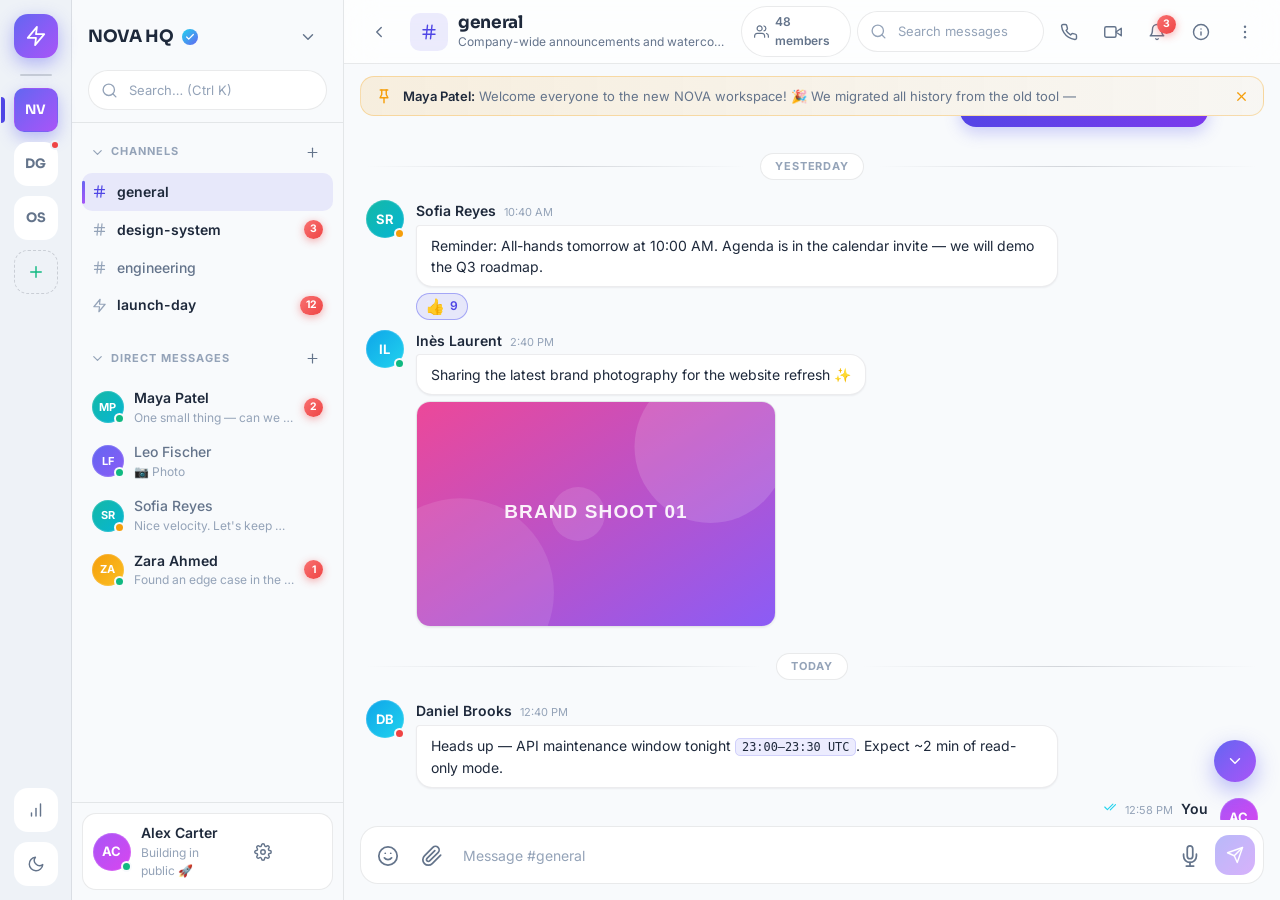
<file: index.html>
<!DOCTYPE html>
<html lang="en" data-theme="dark">
<head>
  <meta charset="UTF-8">
  <meta name="viewport" content="width=device-width, initial-scale=1.0">
  <meta name="description" content="NOVA — a real-time chat & collaboration workspace. Channels, direct messages, file sharing and more.">
  <meta name="theme-color" content="#0F172A">
  <title>NOVA — Workspace · Real-Time Chat &amp; Collaboration</title>

  <link rel="preconnect" href="https://fonts.googleapis.com">
  <link rel="preconnect" href="https://fonts.gstatic.com" crossorigin>
  <link href="https://fonts.googleapis.com/css2?family=Inter:wght@400;500;600;700;800&family=Sora:wght@600;700;800&display=swap" rel="stylesheet">
  <link rel="stylesheet" href="https://cdnjs.cloudflare.com/ajax/libs/font-awesome/6.5.2/css/all.min.css">
  <link rel="stylesheet" href="./files/style.css">
  <link rel="stylesheet" href="./files/components.css">
  <link rel="stylesheet" href="./files/responsive.css">
  <link rel="icon" href="data:image/svg+xml,%3Csvg xmlns='http://www.w3.org/2000/svg' viewBox='0 0 64 64'%3E%3Crect width='64' height='64' rx='14' fill='%236366F1'/%3E%3Cpath d='M20 44V20l24 24V20' stroke='white' stroke-width='6' fill='none' stroke-linecap='round' stroke-linejoin='round'/%3E%3C/svg%3E">

  <script src="./files/theme.js"></script>
</head>
<body>
  <div class="app-shell" id="appShell">

    <!-- ════════════════════ WORKSPACE RAIL ════════════════════ -->
    <nav class="rail" aria-label="Workspaces">
      <a class="rail-logo" href="index.html" aria-label="NOVA home">
        <svg class="ic ic-lg" aria-hidden="true"><use href="#i-zap"></use></svg>
      </a>
      <span class="rail-sep" role="separator"></span>
      <button class="rail-item active" data-tip-right data-tip="NOVA HQ" aria-label="NOVA HQ workspace">NV</button>
      <button class="rail-item" data-tip-right data-tip="Design Guild" data-demo="Switching to Design Guild" aria-label="Design Guild workspace">DG<span class="badge-dot" aria-hidden="true"></span></button>
      <button class="rail-item" data-tip-right data-tip="Open Source" data-demo="Switching to Open Source" aria-label="Open Source workspace">OS</button>
      <button class="rail-item rail-add" data-tip-right data-tip="Add workspace" data-demo="Create a new workspace" aria-label="Add a workspace">
        <svg class="ic" aria-hidden="true"><use href="#i-plus"></use></svg>
      </button>
      <span class="rail-spacer"></span>
      <a class="rail-item" href="./files/dashboard.html" data-tip-right data-tip="Dashboard" aria-label="Open dashboard">
        <svg class="ic" aria-hidden="true"><use href="#i-chart"></use></svg>
      </a>
      <button class="rail-item" data-action="toggle-theme" data-tip-right data-tip="Theme" aria-label="Toggle theme">
        <svg class="ic" aria-hidden="true"><use href="#i-sun"></use></svg>
      </button>
    </nav>

    <!-- ════════════════════ SIDEBAR ════════════════════ -->
    <aside class="sidebar" id="sidebar" aria-label="Channels and direct messages">
      <header class="sidebar-head">
        <div class="workspace-name">
          <h1>NOVA HQ
            <span class="verified" data-tip="Verified workspace">
              <svg class="ic" aria-hidden="true"><use href="#i-check"></use></svg>
            </span>
          </h1>
          <div class="dropdown">
            <button class="icon-btn" data-dropdown aria-haspopup="true" aria-expanded="false" aria-label="Workspace options">
              <svg class="ic" aria-hidden="true"><use href="#i-chevron-down"></use></svg>
            </button>
            <div class="dropdown-menu">
              <div class="dropdown-head">NOVA HQ</div>
              <button class="dropdown-item" data-demo="Invite teammates"><svg class="ic" aria-hidden="true"><use href="#i-users"></use></svg> Invite people</button>
              <button class="dropdown-item" data-modal-open="modalNewChannel"><svg class="ic" aria-hidden="true"><use href="#i-plus"></use></svg> Create channel</button>
              <button class="dropdown-item" data-demo="Workspace settings"><svg class="ic" aria-hidden="true"><use href="#i-settings"></use></svg> Workspace settings</button>
              <div class="dropdown-sep" role="separator"></div>
              <button class="dropdown-item danger" data-demo="Leave workspace"><svg class="ic" aria-hidden="true"><use href="#i-logout"></use></svg> Leave workspace</button>
            </div>
          </div>
        </div>
        <div class="input-wrap">
          <svg class="ic" aria-hidden="true"><use href="#i-search"></use></svg>
          <input type="search" class="input input-search" id="sidebarSearch" placeholder="Search… (Ctrl K)" aria-label="Search channels and people">
        </div>
      </header>

      <div class="sidebar-body">
        <section class="nav-section" aria-label="Channels">
          <div class="nav-section-head">
            <button class="flex items-center gap-xs" data-collapse-section aria-expanded="true">
              <span class="section-toggle"><svg class="ic ic-sm" aria-hidden="true"><use href="#i-chevron-down"></use></svg></span>
              <h2>Channels</h2>
            </button>
            <button class="icon-btn" style="width:26px;height:26px" data-modal-open="modalNewChannel" data-tip="New channel" aria-label="Create a new channel">
              <svg class="ic ic-sm" aria-hidden="true"><use href="#i-plus"></use></svg>
            </button>
          </div>
          <ul class="nav-list" id="channelList"></ul>
        </section>

        <section class="nav-section" aria-label="Direct messages">
          <div class="nav-section-head">
            <button class="flex items-center gap-xs" data-collapse-section aria-expanded="true">
              <span class="section-toggle"><svg class="ic ic-sm" aria-hidden="true"><use href="#i-chevron-down"></use></svg></span>
              <h2>Direct Messages</h2>
            </button>
            <button class="icon-btn" style="width:26px;height:26px" data-demo="Start a new conversation" data-tip="New message" aria-label="Start a new direct message">
              <svg class="ic ic-sm" aria-hidden="true"><use href="#i-plus"></use></svg>
            </button>
          </div>
          <ul class="nav-list" id="dmList"></ul>
        </section>
      </div>

      <footer class="sidebar-foot">
        <div class="me-card">
          <span data-me="avatar" data-presence="online"></span>
          <a class="me-info" href="./files/profile.html" aria-label="Open your profile">
            <span class="me-name" data-me="name">Alex Carter</span>
            <span class="me-status">Building in public 🚀</span>
          </a>
          <div class="me-actions">
            <a class="icon-btn" href="./files/profile.html" data-tip="Profile &amp; settings" aria-label="Profile and settings">
              <svg class="ic" aria-hidden="true"><use href="#i-settings"></use></svg>
            </a>
            <button class="icon-btn" data-action="logout" data-tip="Sign out" aria-label="Sign out">
              <svg class="ic" aria-hidden="true"><use href="./files/logout.html"></use></svg>
            </button>
          </div>
        </div>
      </footer>
    </aside>

    <!-- ════════════════════ MAIN CHAT ════════════════════ -->
    <main class="chat-area" aria-label="Conversation">
      <header class="chat-header">
        <button class="icon-btn mobile-only" id="mobileNavBtn" aria-label="Open navigation">
          <svg class="ic ic-lg" aria-hidden="true"><use href="#i-menu"></use></svg>
        </button>
        <button class="icon-btn" id="sidebarToggle" data-tip="Toggle sidebar" aria-label="Collapse or expand sidebar">
          <svg class="ic" aria-hidden="true"><use href="#i-chevron-left"></use></svg>
        </button>

        <div class="chat-title">
          <span class="ch-symbol" id="chatSymbol"><svg class="ic" aria-hidden="true"><use href="#i-hash"></use></svg></span>
          <div class="chat-title-text">
            <h2 id="chatTitle">general</h2>
            <p id="chatDesc">Company-wide announcements and chat</p>
          </div>
        </div>

        <div class="chat-header-actions">
          <span class="member-count" id="memberCount">
            <svg class="ic ic-sm" aria-hidden="true"><use href="#i-users"></use></svg>
            <span class="mc-label">48 members</span>
          </span>

          <div class="input-wrap msg-search">
            <svg class="ic" aria-hidden="true"><use href="#i-search"></use></svg>
            <input type="search" class="input input-search" id="msgSearch" placeholder="Search messages" aria-label="Search messages in this conversation">
          </div>

          <button class="icon-btn hide-sm" id="voiceCallBtn" data-tip="Voice call" aria-label="Start voice call">
            <svg class="ic" aria-hidden="true"><use href="#i-phone"></use></svg>
          </button>
          <button class="icon-btn hide-sm" id="videoCallBtn" data-tip="Video call" aria-label="Start video call">
            <svg class="ic" aria-hidden="true"><use href="#i-video"></use></svg>
          </button>

          <!-- Notifications -->
          <div class="dropdown">
            <button class="icon-btn" data-dropdown data-tip="Notifications" aria-label="Notifications" aria-haspopup="true" aria-expanded="false">
              <svg class="ic" aria-hidden="true"><use href="#i-bell"></use></svg>
              <span class="badge red" id="notifBadge" style="position:absolute;top:2px;right:0">3</span>
            </button>
            <div class="dropdown-menu notif-menu">
              <div class="notif-menu-head">
                <h4>Notifications</h4>
                <button type="button" onclick="document.querySelectorAll('.notif-item').forEach(n=>n.classList.remove('unread'));document.getElementById('notifBadge').classList.add('hidden');Toast.success('All caught up','Notifications marked as read')">Mark all read</button>
              </div>
              <div class="notif-list">
                <div class="notif-item unread">
                  <span class="avatar avatar-sm" data-c="0" aria-hidden="true">MP</span>
                  <div><p><strong>Maya Patel</strong> mentioned you in <strong>#launch-day</strong>: “@alex can you own the demo?”</p><time>12 min ago</time></div>
                </div>
                <div class="notif-item unread">
                  <span class="avatar avatar-sm" data-c="2" aria-hidden="true">LF</span>
                  <div><p><strong>Leo Fischer</strong> reacted 🔥 to your message in <strong>#design-system</strong></p><time>48 min ago</time></div>
                </div>
                <div class="notif-item unread">
                  <span class="avatar avatar-sm" data-c="4" aria-hidden="true">ZA</span>
                  <div><p><strong>Zara Ahmed</strong> sent you a direct message</p><time>1 h ago</time></div>
                </div>
                <div class="notif-item">
                  <span class="avatar avatar-sm" data-c="3" aria-hidden="true">SR</span>
                  <div><p><strong>Sofia Reyes</strong> added you to <strong>#launch-day</strong></p><time>Yesterday</time></div>
                </div>
                <div class="notif-item">
                  <span class="avatar avatar-sm" data-c="6" aria-hidden="true">KW</span>
                  <div><p><strong>Kenji Watanabe</strong> shared <strong>perf-benchmarks-q3.pdf</strong> in <strong>#engineering</strong></p><time>Yesterday</time></div>
                </div>
              </div>
              <div class="notif-menu-foot"><a href="./files/dashboard.html">View all activity</a></div>
            </div>
          </div>

          <button class="icon-btn" id="panelToggle" data-tip="Details" aria-label="Toggle details panel">
            <svg class="ic" aria-hidden="true"><use href="#i-info"></use></svg>
          </button>

          <!-- More options -->
          <div class="dropdown">
            <button class="icon-btn" data-dropdown data-tip="More" aria-label="More options" aria-haspopup="true" aria-expanded="false">
              <svg class="ic" aria-hidden="true"><use href="#i-more-v"></use></svg>
            </button>
            <div class="dropdown-menu">
              <button class="dropdown-item" data-demo="Notification preferences"><svg class="ic" aria-hidden="true"><use href="#i-bell"></use></svg> Mute channel <span class="shortcut">⌘M</span></button>
              <button class="dropdown-item" data-demo="Viewing pinned messages"><svg class="ic" aria-hidden="true"><use href="#i-pin"></use></svg> Pinned messages</button>
              <button class="dropdown-item" data-demo="Opening shared files"><svg class="ic" aria-hidden="true"><use href="#i-folder"></use></svg> Shared files</button>
              <button class="dropdown-item" data-demo="Copy link copied"><svg class="ic" aria-hidden="true"><use href="#i-link"></use></svg> Copy link</button>
              <div class="dropdown-sep" role="separator"></div>
              <button class="dropdown-item danger" data-demo="Leave channel"><svg class="ic" aria-hidden="true"><use href="#i-logout"></use></svg> Leave channel</button>
            </div>
          </div>
        </div>
      </header>

      <!-- Pinned banner -->
      <div class="pinned-bar hidden" id="pinnedBar">
        <svg class="ic" aria-hidden="true"><use href="#i-pin"></use></svg>
        <span class="pin-text truncate grow"></span>
        <button class="pin-close" aria-label="Dismiss pinned message"><svg class="ic ic-sm" aria-hidden="true"><use href="#i-x"></use></svg></button>
      </div>

      <!-- Messages -->
      <div class="chat-window" id="chatWindow" role="log" aria-live="polite" aria-label="Message history">
        <div class="typing-row hidden" id="typingRow">
          <span class="typing-dots" aria-hidden="true"><span></span><span></span><span></span></span>
          <span><strong class="typing-name">Maya</strong> is typing…</span>
        </div>
      </div>

      <button class="scroll-fab" id="scrollFab" aria-label="Scroll to latest messages">
        <svg class="ic" aria-hidden="true"><use href="#i-chevron-down"></use></svg>
        <span class="fab-count hidden">1</span>
      </button>

      <!-- Composer -->
      <div class="composer-wrap">
        <div class="reply-banner hidden" id="replyBanner">
          <svg class="ic" aria-hidden="true"><use href="#i-reply"></use></svg>
          <span class="rb-text"></span>
          <button class="rb-close" aria-label="Cancel reply"><svg class="ic ic-sm" aria-hidden="true"><use href="#i-x"></use></svg></button>
        </div>

        <div class="emoji-picker" id="emojiPicker" role="dialog" aria-label="Emoji picker">
          <div class="emoji-picker-head">Frequently used</div>
          <div class="emoji-grid"></div>
        </div>

        <div class="composer">
          <button class="composer-btn" id="emojiBtn" data-tip="Emoji" aria-label="Open emoji picker">
            <svg class="ic ic-lg" aria-hidden="true"><use href="#i-smile"></use></svg>
          </button>
          <button class="composer-btn" id="attachBtn" data-tip="Attach file" aria-label="Attach a file">
            <svg class="ic ic-lg" aria-hidden="true"><use href="#i-paperclip"></use></svg>
          </button>
          <input type="file" id="fileInput" class="sr-only" aria-hidden="true" tabindex="-1">
          <label class="sr-only" for="composerInput">Type a message</label>
          <textarea class="composer-input" id="composerInput" rows="1" placeholder="Message #general"></textarea>
          <button class="composer-btn" id="micBtn" data-tip="Voice message" aria-label="Record voice message" aria-pressed="false">
            <svg class="ic ic-lg" aria-hidden="true"><use href="#i-mic"></use></svg>
          </button>
          <button class="send-btn" id="sendBtn" disabled aria-label="Send message">
            <svg class="ic" aria-hidden="true"><use href="#i-send"></use></svg>
          </button>
        </div>
      </div>
    </main>

    <!-- ════════════════════ INFO PANEL ════════════════════ -->
    <aside class="info-panel" id="infoPanel" aria-label="Conversation details">
      <header class="info-panel-head">
        <h3>Details</h3>
        <button class="icon-btn" id="panelClose" aria-label="Close details panel">
          <svg class="ic" aria-hidden="true"><use href="#i-x"></use></svg>
        </button>
      </header>
      <div class="info-panel-body">
        <section class="info-section">
          <div class="info-section-head"><h4>About</h4></div>
          <div class="about-card">
            The home for product, design &amp; engineering collaboration. Be kind, stay curious, ship great work. ✨
            <ul class="about-meta">
              <li><svg class="ic" aria-hidden="true"><use href="#i-calendar"></use></svg> Created Jan 12, 2024</li>
              <li><svg class="ic" aria-hidden="true"><use href="#i-globe"></use></svg> Public channel</li>
              <li><svg class="ic" aria-hidden="true"><use href="#i-bell"></use></svg> Notifications: All messages</li>
            </ul>
          </div>
        </section>

        <section class="info-section">
          <div class="info-section-head"><h4>Members — Online</h4><a href="#" data-demo="Viewing all members">See all</a></div>
          <ul id="panelMembers"></ul>
        </section>

        <section class="info-section">
          <div class="info-section-head"><h4>Shared Media</h4><a href="#" data-demo="Opening media gallery">View all</a></div>
          <div class="media-grid" id="panelMedia"></div>
        </section>

        <section class="info-section">
          <div class="info-section-head"><h4>Pinned Messages</h4></div>
          <div id="panelPins"></div>
        </section>

        <section class="info-section">
          <div class="info-section-head"><h4>Shared Files</h4><a href="#" data-demo="Opening file browser">View all</a></div>
          <div id="panelFiles"></div>
        </section>
      </div>
    </aside>
  </div>

  <div class="backdrop" id="backdrop" aria-hidden="true"></div>

  <!-- ════════════════════ NEW CHANNEL MODAL ════════════════════ -->
  <div class="modal-overlay" id="modalNewChannel" role="dialog" aria-modal="true" aria-labelledby="ncTitle" aria-hidden="true">
    <div class="modal">
      <div class="modal-head">
        <h3 id="ncTitle">Create a channel</h3>
        <button class="icon-btn" data-modal-close aria-label="Close dialog">
          <svg class="ic" aria-hidden="true"><use href="#i-x"></use></svg>
        </button>
      </div>
      <form id="createChannelForm">
        <div class="modal-body">
          <p class="muted">Channels are where your team communicates. They’re best organised around a topic — <strong>#marketing</strong>, for example.</p>
          <div class="field">
            <label for="newChannelName">Channel name <span class="req">*</span></label>
            <div class="input-wrap">
              <svg class="ic" aria-hidden="true"><use href="#i-hash"></use></svg>
              <input class="input" id="newChannelName" type="text" maxlength="24" placeholder="e.g. product-updates" required>
            </div>
          </div>
          <div class="field">
            <label for="newChannelDesc">Description</label>
            <input class="input" id="newChannelDesc" type="text" maxlength="80" placeholder="What is this channel about?">
          </div>
          <label class="checkbox">
            <input type="checkbox">
            <span class="box"><svg class="ic" aria-hidden="true"><use href="#i-check"></use></svg></span>
            <span>Make private — only invited members can view <svg class="ic ic-sm" style="vertical-align:-2px" aria-hidden="true"><use href="#i-lock"></use></svg></span>
          </label>
        </div>
        <div class="modal-foot">
          <button type="button" class="btn btn-secondary" data-modal-close>Cancel</button>
          <button type="submit" class="btn btn-primary">
            <svg class="ic" aria-hidden="true"><use href="#i-plus"></use></svg> Create channel
          </button>
        </div>
      </form>
    </div>
  </div>

  <script src="./files/icons.js"></script>
  <script src="./files/app.js"></script>
  <script src="./files/chat.js"></script>
</body>
</html>
</file>
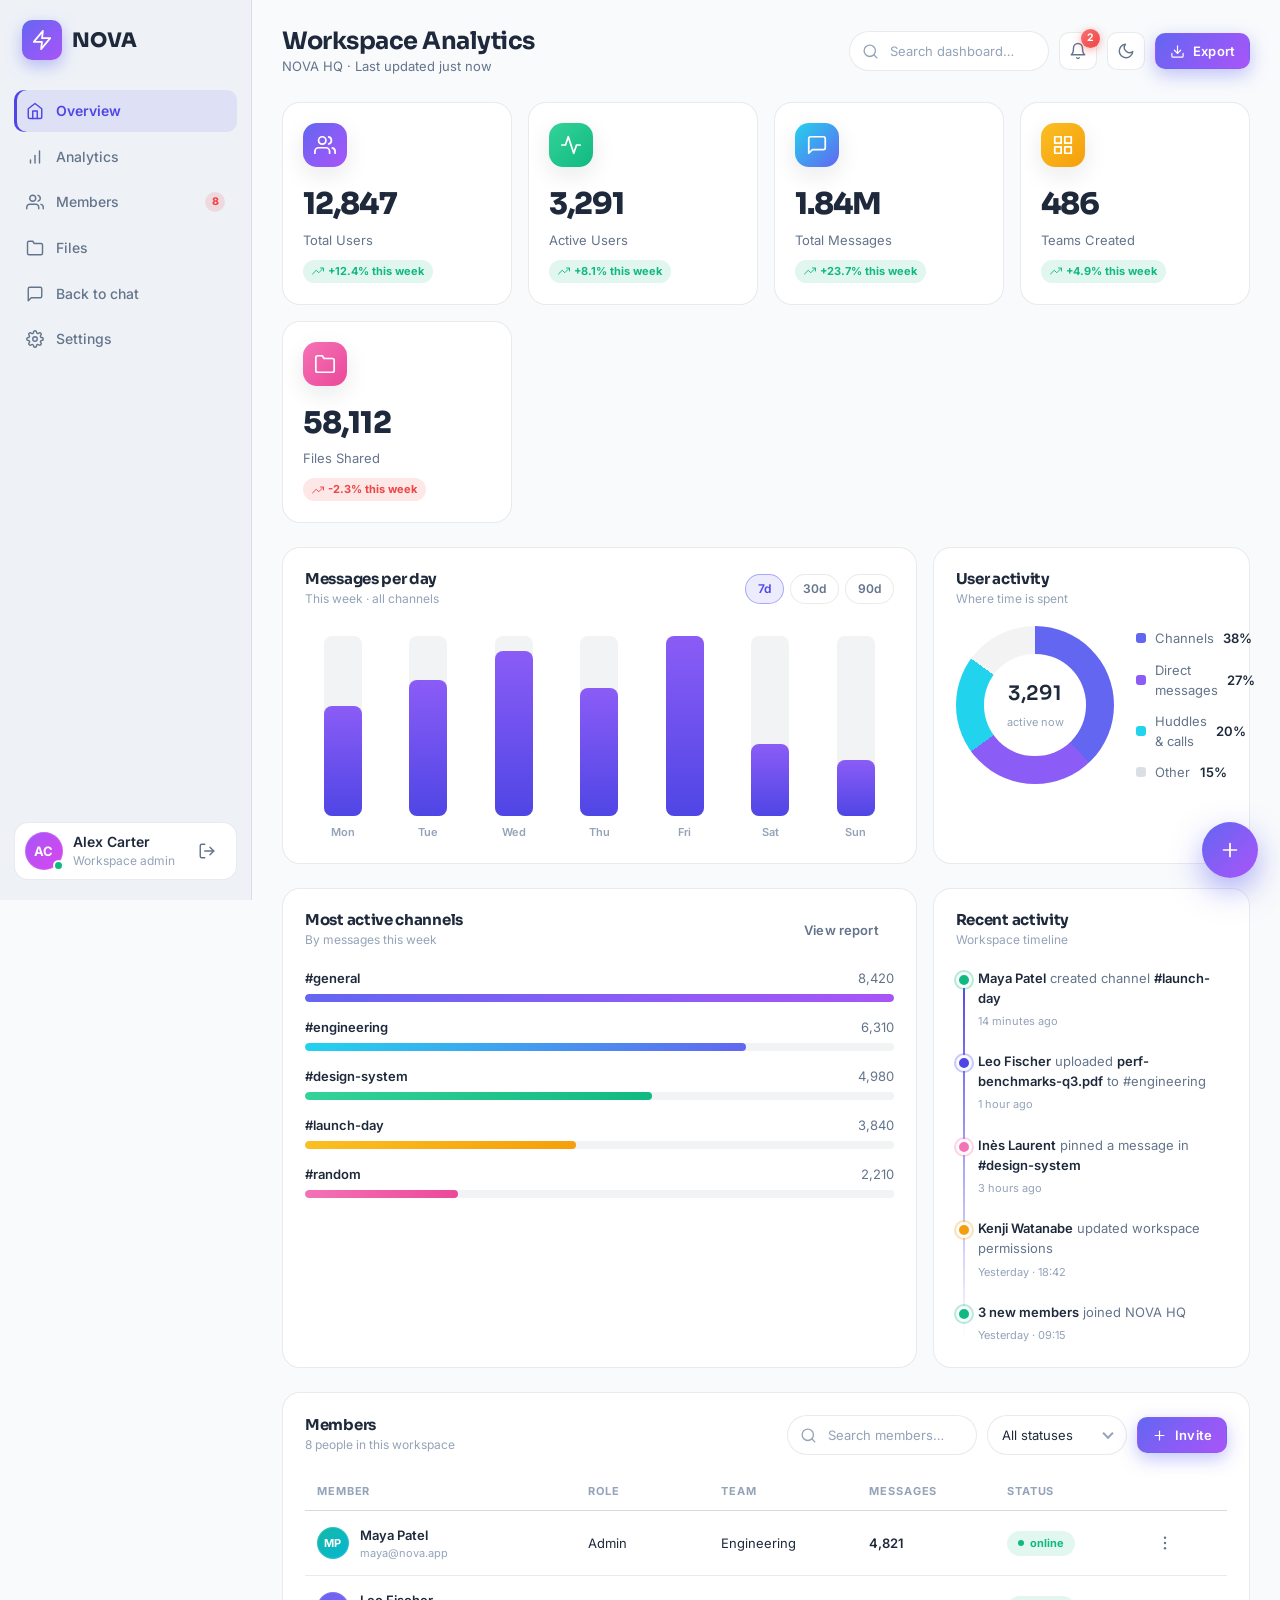
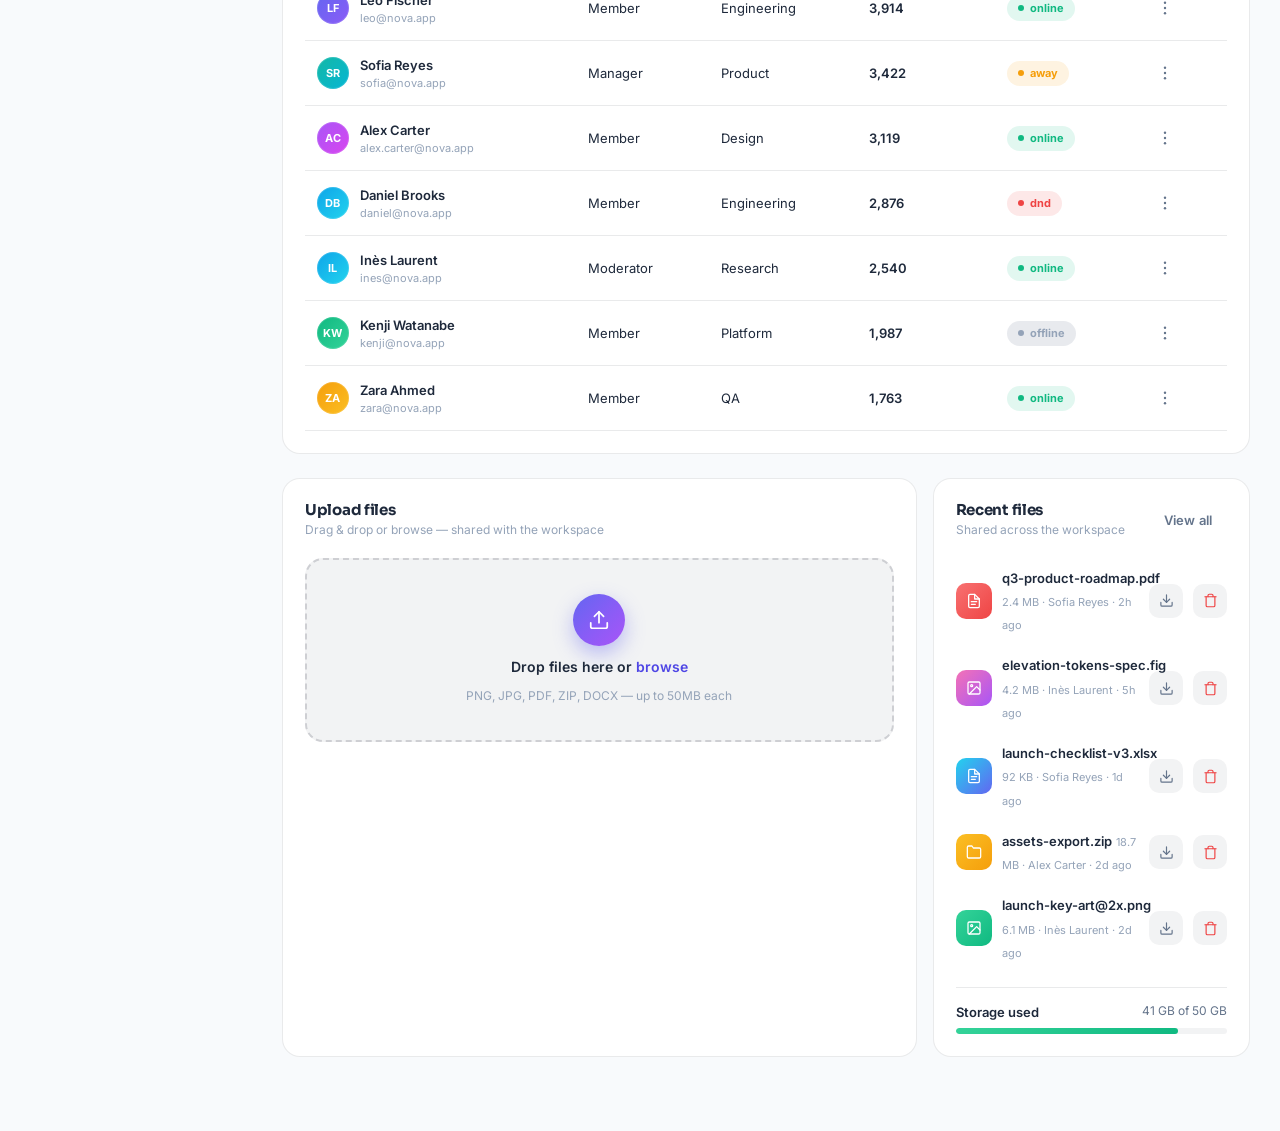
<file: files/dashboard.html>
<!DOCTYPE html>
<html lang="en" data-theme="dark">
<head>
  <meta charset="UTF-8">
  <meta name="viewport" content="width=device-width, initial-scale=1.0">
  <meta name="description" content="NOVA admin dashboard — workspace analytics, user management and file sharing.">
  <meta name="theme-color" content="#0F172A">
  <title>Dashboard — NOVA Analytics</title>

  <link rel="preconnect" href="https://fonts.googleapis.com">
  <link rel="preconnect" href="https://fonts.gstatic.com" crossorigin>
  <link href="https://fonts.googleapis.com/css2?family=Inter:wght@400;500;600;700;800&family=Sora:wght@600;700;800&display=swap" rel="stylesheet">
  <link rel="stylesheet" href="https://cdnjs.cloudflare.com/ajax/libs/font-awesome/6.5.2/css/all.min.css">
  <link rel="stylesheet" href="style.css">
  <link rel="stylesheet" href="components.css">
  <link rel="stylesheet" href="responsive.css">
  <link rel="icon" href="data:image/svg+xml,%3Csvg xmlns='http://www.w3.org/2000/svg' viewBox='0 0 64 64'%3E%3Crect width='64' height='64' rx='14' fill='%236366F1'/%3E%3Cpath d='M20 44V20l24 24V20' stroke='white' stroke-width='6' fill='none' stroke-linecap='round' stroke-linejoin='round'/%3E%3C/svg%3E">

  <script src="theme.js"></script>
</head>
<body>
  <div class="dash-shell" id="dashShell">

    <!-- ════════ SIDE NAV ════════ -->
    <nav class="dash-nav" aria-label="Dashboard navigation">
      <a class="auth-logo" href="../index.html">
        <span class="logo-mark"><svg class="ic ic-lg" aria-hidden="true"><use href="#i-zap"></use></svg></span>
        NOVA
      </a>

      <div class="dash-nav-list">
        <button class="dash-nav-item active" data-section="overviewSection">
          <svg class="ic" aria-hidden="true"><use href="#i-home"></use></svg> Overview
        </button>
        <button class="dash-nav-item" data-section="chartsSection">
          <svg class="ic" aria-hidden="true"><use href="#i-chart"></use></svg> Analytics
        </button>
        <button class="dash-nav-item" data-section="usersSection">
          <svg class="ic" aria-hidden="true"><use href="#i-users"></use></svg> Members
          <span class="nav-badge">8</span>
        </button>
        <button class="dash-nav-item" data-section="filesSection">
          <svg class="ic" aria-hidden="true"><use href="#i-folder"></use></svg> Files
        </button>
        <a class="dash-nav-item" href="index.html">
          <svg class="ic" aria-hidden="true"><use href="#i-message"></use></svg> Back to chat
        </a>
        <a class="dash-nav-item" href="profile.html">
          <svg class="ic" aria-hidden="true"><use href="#i-settings"></use></svg> Settings
        </a>
      </div>

      <div class="me-card" style="margin-top:14px">
        <span data-me="avatar" data-presence="online"></span>
        <a class="me-info" href="app.js">
          <span class="me-name" data-me="name">Alex Carter</span>
          <span class="me-status">Workspace admin</span>
        </a>
        <button class="icon-btn" data-action="logout" data-tip="Sign out" aria-label="Sign out">
          <svg class="ic" aria-hidden="true"><use href="#i-logout"></use></svg>
        </button>
      </div>
    </nav>

    <!-- ════════ MAIN ════════ -->
    <main class="dash-main">
      <header class="dash-topbar" id="overviewSection">
        <button class="icon-btn bordered mobile-only" id="dashMenuBtn" aria-label="Open navigation">
          <svg class="ic ic-lg" aria-hidden="true"><use href="#i-menu"></use></svg>
        </button>
        <div>
          <h1>Workspace Analytics</h1>
          <p>NOVA HQ · Last updated just now</p>
        </div>
        <div class="dash-topbar-actions">
          <div class="input-wrap">
            <svg class="ic" aria-hidden="true"><use href="#i-search"></use></svg>
            <input type="search" class="input input-search" placeholder="Search dashboard…" aria-label="Search dashboard" style="width:200px">
          </div>
          <div class="dropdown">
            <button class="icon-btn bordered" data-dropdown aria-label="Notifications" aria-haspopup="true" aria-expanded="false">
              <svg class="ic" aria-hidden="true"><use href="#i-bell"></use></svg>
              <span class="badge red" style="position:absolute;top:-4px;right:-4px">2</span>
            </button>
            <div class="dropdown-menu notif-menu">
              <div class="notif-menu-head"><h4>Alerts</h4><button type="button" onclick="Toast.success('All caught up')">Mark all read</button></div>
              <div class="notif-list">
                <div class="notif-item unread">
                  <span class="avatar avatar-sm" data-c="5" aria-hidden="true">⚠</span>
                  <div><p><strong>Storage at 82%</strong> — consider upgrading your plan</p><time>26 min ago</time></div>
                </div>
                <div class="notif-item unread">
                  <span class="avatar avatar-sm" data-c="2" aria-hidden="true">↗</span>
                  <div><p><strong>Weekly report ready</strong> — message volume up 23.7%</p><time>2 h ago</time></div>
                </div>
              </div>
            </div>
          </div>
          <button class="icon-btn bordered" data-action="toggle-theme" aria-label="Toggle theme">
            <svg class="ic" aria-hidden="true"><use href="#i-sun"></use></svg>
          </button>
          <button class="btn btn-primary btn-sm" data-demo="Exporting analytics report">
            <svg class="ic ic-sm" aria-hidden="true"><use href="#i-download"></use></svg>
            Export
          </button>
        </div>
      </header>

      <!-- Stats -->
      <section class="stats-grid" id="statsGrid" aria-label="Key statistics"></section>

      <!-- Charts row 1 -->
      <section class="dash-grid" id="chartsSection" aria-label="Charts">
        <article class="panel-card">
          <div class="panel-card-head">
            <div><h3>Messages per day</h3><p>This week · all channels</p></div>
            <div class="flex gap-xs">
              <button class="chip active">7d</button>
              <button class="chip" data-demo="Switching to 30-day view">30d</button>
              <button class="chip" data-demo="Switching to 90-day view">90d</button>
            </div>
          </div>
          <div class="bar-chart" id="barChart" role="img" aria-label="Bar chart of messages sent per day this week"></div>
        </article>

        <article class="panel-card">
          <div class="panel-card-head">
            <div><h3>User activity</h3><p>Where time is spent</p></div>
          </div>
          <div class="donut-wrap">
            <div class="donut" role="img" aria-label="Donut chart: Channels 38%, Direct messages 27%, Calls 20%, Other 15%">
              <div class="donut-center"><strong>3,291</strong><small>active now</small></div>
            </div>
            <ul class="legend">
              <li><span class="dot" style="background:#6366f1"></span> Channels <strong>38%</strong></li>
              <li><span class="dot" style="background:#8b5cf6"></span> Direct messages <strong>27%</strong></li>
              <li><span class="dot" style="background:#22d3ee"></span> Huddles &amp; calls <strong>20%</strong></li>
              <li><span class="dot" style="background:rgba(148,163,184,.35)"></span> Other <strong>15%</strong></li>
            </ul>
          </div>
        </article>
      </section>

      <!-- Charts row 2 -->
      <section class="dash-grid" aria-label="Activity details">
        <article class="panel-card">
          <div class="panel-card-head">
            <div><h3>Most active channels</h3><p>By messages this week</p></div>
            <button class="btn btn-ghost btn-sm" data-demo="Opening channel analytics">View report</button>
          </div>
          <div class="h-bars" id="channelBars"></div>
        </article>

        <article class="panel-card">
          <div class="panel-card-head">
            <div><h3>Recent activity</h3><p>Workspace timeline</p></div>
          </div>
          <div class="timeline">
            <div class="tl-item">
              <span class="tl-dot green"></span>
              <p><strong>Maya Patel</strong> created channel <strong>#launch-day</strong></p>
              <time>14 minutes ago</time>
            </div>
            <div class="tl-item">
              <span class="tl-dot"></span>
              <p><strong>Leo Fischer</strong> uploaded <strong>perf-benchmarks-q3.pdf</strong> to #engineering</p>
              <time>1 hour ago</time>
            </div>
            <div class="tl-item">
              <span class="tl-dot pink"></span>
              <p><strong>Inès Laurent</strong> pinned a message in <strong>#design-system</strong></p>
              <time>3 hours ago</time>
            </div>
            <div class="tl-item">
              <span class="tl-dot amber"></span>
              <p><strong>Kenji Watanabe</strong> updated workspace permissions</p>
              <time>Yesterday · 18:42</time>
            </div>
            <div class="tl-item">
              <span class="tl-dot green"></span>
              <p><strong>3 new members</strong> joined NOVA HQ</p>
              <time>Yesterday · 09:15</time>
            </div>
          </div>
        </article>
      </section>

      <!-- Users table -->
      <section class="panel-card" id="usersSection" style="margin-bottom:24px" aria-label="Member management">
        <div class="panel-card-head">
          <div><h3>Members</h3><p>8 people in this workspace</p></div>
          <div class="flex items-center gap-sm" style="flex-wrap:wrap">
            <div class="input-wrap">
              <svg class="ic" aria-hidden="true"><use href="#i-search"></use></svg>
              <input type="search" class="input input-search" id="userSearch" placeholder="Search members…" aria-label="Search members" style="width:190px">
            </div>
            <div class="select-wrap">
              <select class="input" id="statusFilter" aria-label="Filter by status" style="padding:9px 36px 9px 14px;border-radius:var(--r-full);font-size:var(--fs-sm)">
                <option value="all">All statuses</option>
                <option value="online">Online</option>
                <option value="away">Away</option>
                <option value="dnd">Do not disturb</option>
                <option value="offline">Offline</option>
              </select>
            </div>
            <button class="btn btn-primary btn-sm" data-demo="Invite member dialog">
              <svg class="ic ic-sm" aria-hidden="true"><use href="#i-plus"></use></svg>
              Invite
            </button>
          </div>
        </div>
        <div class="table-wrap">
          <table class="data-table">
            <thead>
              <tr>
                <th scope="col">Member</th>
                <th scope="col">Role</th>
                <th scope="col">Team</th>
                <th scope="col">Messages</th>
                <th scope="col">Status</th>
                <th scope="col"><span class="sr-only">Actions</span></th>
              </tr>
            </thead>
            <tbody id="userTableBody"></tbody>
          </table>
        </div>
      </section>

      <!-- File sharing -->
      <section class="dash-grid" id="filesSection" aria-label="File sharing">
        <article class="panel-card">
          <div class="panel-card-head">
            <div><h3>Upload files</h3><p>Drag &amp; drop or browse — shared with the workspace</p></div>
          </div>
          <div class="dropzone" id="dropzone" role="button" tabindex="0" aria-label="Upload files: drag and drop or press Enter to browse">
            <span class="dz-icon"><svg class="ic ic-lg" aria-hidden="true"><use href="#i-upload"></use></svg></span>
            <strong>Drop files here or <em>browse</em></strong>
            <small>PNG, JPG, PDF, ZIP, DOCX — up to 50MB each</small>
          </div>
          <input type="file" id="dzInput" multiple class="sr-only" aria-hidden="true" tabindex="-1">
          <div id="uploadList" style="margin-top:8px"></div>
        </article>

        <article class="panel-card">
          <div class="panel-card-head">
            <div><h3>Recent files</h3><p>Shared across the workspace</p></div>
            <button class="btn btn-ghost btn-sm" data-demo="Opening file browser">View all</button>
          </div>

          <div class="shared-file-row">
            <span class="file-thumb pdf"><svg class="ic ic-sm" aria-hidden="true"><use href="#i-file-text"></use></svg></span>
            <span class="file-info">
              <span class="file-name">q3-product-roadmap.pdf</span>
              <span class="file-size">2.4 MB · Sofia Reyes · 2h ago</span>
            </span>
            <button class="file-dl" data-demo="Downloading q3-product-roadmap.pdf" aria-label="Download"><svg class="ic ic-sm" aria-hidden="true"><use href="#i-download"></use></svg></button>
            <button class="file-dl" data-demo="File deleted (demo)" aria-label="Delete" style="color:var(--danger)"><svg class="ic ic-sm" aria-hidden="true"><use href="#i-trash"></use></svg></button>
          </div>
          <div class="shared-file-row">
            <span class="file-thumb fig"><svg class="ic ic-sm" aria-hidden="true"><use href="#i-image"></use></svg></span>
            <span class="file-info">
              <span class="file-name">elevation-tokens-spec.fig</span>
              <span class="file-size">4.2 MB · Inès Laurent · 5h ago</span>
            </span>
            <button class="file-dl" data-demo="Downloading elevation-tokens-spec.fig" aria-label="Download"><svg class="ic ic-sm" aria-hidden="true"><use href="#i-download"></use></svg></button>
            <button class="file-dl" data-demo="File deleted (demo)" aria-label="Delete" style="color:var(--danger)"><svg class="ic ic-sm" aria-hidden="true"><use href="#i-trash"></use></svg></button>
          </div>
          <div class="shared-file-row">
            <span class="file-thumb doc"><svg class="ic ic-sm" aria-hidden="true"><use href="#i-file-text"></use></svg></span>
            <span class="file-info">
              <span class="file-name">launch-checklist-v3.xlsx</span>
              <span class="file-size">92 KB · Sofia Reyes · 1d ago</span>
            </span>
            <button class="file-dl" data-demo="Downloading launch-checklist-v3.xlsx" aria-label="Download"><svg class="ic ic-sm" aria-hidden="true"><use href="#i-download"></use></svg></button>
            <button class="file-dl" data-demo="File deleted (demo)" aria-label="Delete" style="color:var(--danger)"><svg class="ic ic-sm" aria-hidden="true"><use href="#i-trash"></use></svg></button>
          </div>
          <div class="shared-file-row">
            <span class="file-thumb zip"><svg class="ic ic-sm" aria-hidden="true"><use href="#i-folder"></use></svg></span>
            <span class="file-info">
              <span class="file-name">assets-export.zip</span>
              <span class="file-size">18.7 MB · Alex Carter · 2d ago</span>
            </span>
            <button class="file-dl" data-demo="Downloading assets-export.zip" aria-label="Download"><svg class="ic ic-sm" aria-hidden="true"><use href="#i-download"></use></svg></button>
            <button class="file-dl" data-demo="File deleted (demo)" aria-label="Delete" style="color:var(--danger)"><svg class="ic ic-sm" aria-hidden="true"><use href="#i-trash"></use></svg></button>
          </div>
          <div class="shared-file-row">
            <span class="file-thumb img"><svg class="ic ic-sm" aria-hidden="true"><use href="#i-image"></use></svg></span>
            <span class="file-info">
              <span class="file-name">launch-key-art@2x.png</span>
              <span class="file-size">6.1 MB · Inès Laurent · 2d ago</span>
            </span>
            <button class="file-dl" data-demo="Downloading launch-key-art@2x.png" aria-label="Download"><svg class="ic ic-sm" aria-hidden="true"><use href="#i-download"></use></svg></button>
            <button class="file-dl" data-demo="File deleted (demo)" aria-label="Delete" style="color:var(--danger)"><svg class="ic ic-sm" aria-hidden="true"><use href="#i-trash"></use></svg></button>
          </div>

          <div style="margin-top:16px;padding-top:14px;border-top:1px solid var(--border)">
            <div class="h-bar-top" style="margin-bottom:6px">
              <strong style="font-size:var(--fs-sm)">Storage used</strong>
              <span class="text-2" style="font-size:var(--fs-xs)">41 GB of 50 GB</span>
            </div>
            <div class="progress"><div class="progress-fill done" style="width:82%"></div></div>
          </div>
        </article>
      </section>
    </main>
  </div>

  <div class="backdrop" id="backdrop" aria-hidden="true"></div>

  <!-- Floating quick-action -->
  <button class="fab" data-demo="Quick create — channel, invite or upload" aria-label="Quick create">
    <svg class="ic ic-lg" aria-hidden="true"><use href="#i-plus"></use></svg>
  </button>

  <script src="icons.js"></script>
  <script src="app.js"></script>
  <script src="dashboard.js"></script>
</body>
</html>
</file>
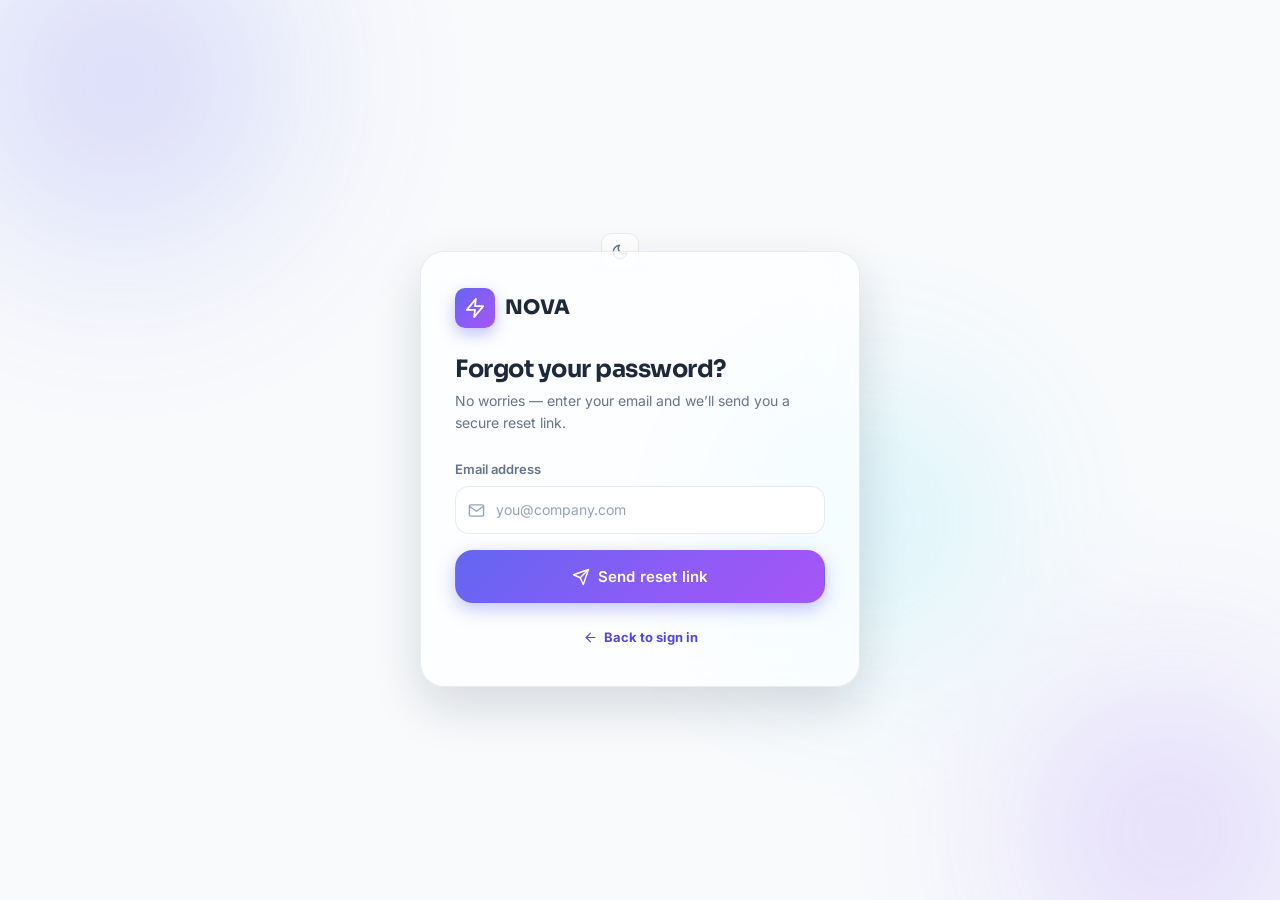
<file: files/forgot-password.html>
<!DOCTYPE html>
<html lang="en" data-theme="dark">
<head>
  <meta charset="UTF-8">
  <meta name="viewport" content="width=device-width, initial-scale=1.0">
  <meta name="description" content="Reset your NOVA account password.">
  <meta name="theme-color" content="#0F172A">
  <title>Reset password — NOVA</title>

  <link rel="preconnect" href="https://fonts.googleapis.com">
  <link rel="preconnect" href="https://fonts.gstatic.com" crossorigin>
  <link href="https://fonts.googleapis.com/css2?family=Inter:wght@400;500;600;700;800&family=Sora:wght@600;700;800&display=swap" rel="stylesheet">
  <link rel="stylesheet" href="https://cdnjs.cloudflare.com/ajax/libs/font-awesome/6.5.2/css/all.min.css">
  <link rel="stylesheet" href="style.css">
  <link rel="stylesheet" href="components.css">
  <link rel="stylesheet" href="responsive.css">
  <link rel="icon" href="data:image/svg+xml,%3Csvg xmlns='http://www.w3.org/2000/svg' viewBox='0 0 64 64'%3E%3Crect width='64' height='64' rx='14' fill='%236366F1'/%3E%3Cpath d='M20 44V20l24 24V20' stroke='white' stroke-width='6' fill='none' stroke-linecap='round' stroke-linejoin='round'/%3E%3C/svg%3E">

  <script src="theme.js"></script>
</head>
<body>
  <div class="orbs" aria-hidden="true">
    <span class="orb orb-1"></span><span class="orb orb-2"></span><span class="orb orb-3"></span>
  </div>

  <div class="auth-page">
    <main class="auth-main">
      <button class="icon-btn bordered auth-theme-btn" data-action="toggle-theme" aria-label="Toggle theme">
        <svg class="ic" aria-hidden="true"><use href="#i-sun"></use></svg>
      </button>

      <div class="auth-card">
        <a class="auth-logo" href="../index.html">
          <span class="logo-mark"><svg class="ic ic-lg" aria-hidden="true"><use href="#i-zap"></use></svg></span>
          NOVA
        </a>

        <header class="auth-head">
          <h1>Forgot your password?</h1>
          <p>No worries — enter your email and we’ll send you a secure reset link.</p>
        </header>

        <form class="auth-form" id="forgotForm" novalidate>
          <div class="field">
            <label for="forgotEmail">Email address</label>
            <div class="input-wrap">
              <svg class="ic" aria-hidden="true"><use href="#i-mail"></use></svg>
              <input class="input" id="forgotEmail" type="email" autocomplete="email" placeholder="you@company.com" required>
            </div>
            <span class="field-error"><svg class="ic ic-sm" aria-hidden="true"><use href="#i-alert"></use></svg> Please enter a valid email address</span>
          </div>

          <button type="submit" class="btn btn-primary btn-lg btn-block">
            <svg class="ic" aria-hidden="true"><use href="#i-send"></use></svg>
            Send reset link
          </button>
        </form>

        <!-- Success state -->
        <div class="empty-state hidden" id="forgotSuccess">
          <span class="es-icon" style="background:rgba(16,185,129,.14);color:var(--success)">
            <svg class="ic ic-xl" aria-hidden="true"><use href="#i-mail"></use></svg>
          </span>
          <h3>Check your inbox 📬</h3>
          <p>We sent a password reset link to <strong id="sentTo">you@company.com</strong>. The link expires in 30 minutes.</p>
          <button class="btn btn-secondary btn-sm" onclick="location.reload()">
            <svg class="ic ic-sm" aria-hidden="true"><use href="#i-refresh"></use></svg>
            Use a different email
          </button>
        </div>

        <p class="auth-foot">
          <a href="../index.html" class="flex items-center gap-xs" style="display:inline-flex">
            <svg class="ic ic-sm" aria-hidden="true"><use href="#i-arrow-left"></use></svg>
            Back to sign in
          </a>
        </p>
      </div>
    </main>
  </div>

  <script src="icons.js"></script>
  <script src="app.js"></script>
  <script src="auth.js"></script>
</body>
</html>
</file>
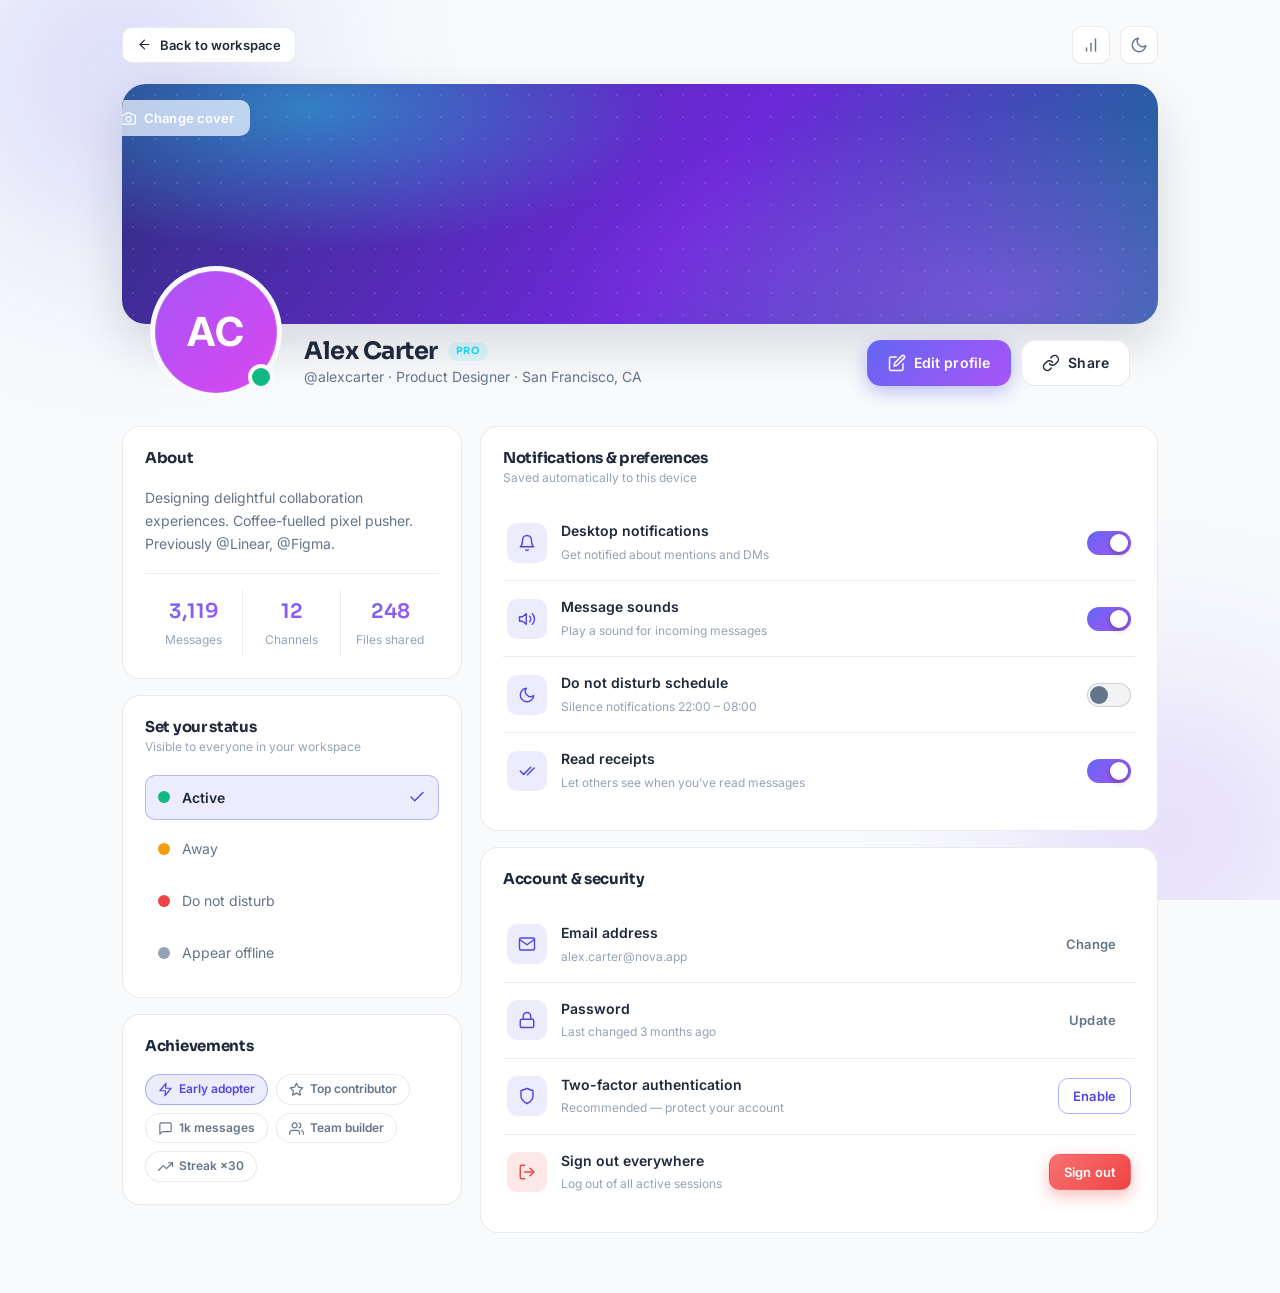
<file: files/profile.html>
<!DOCTYPE html>
<html lang="en" data-theme="dark">
<head>
  <meta charset="UTF-8">
  <meta name="viewport" content="width=device-width, initial-scale=1.0">
  <meta name="description" content="Your NOVA profile — status, bio and account settings.">
  <meta name="theme-color" content="#0F172A">
  <title>Profile — NOVA</title>

  <link rel="preconnect" href="https://fonts.googleapis.com">
  <link rel="preconnect" href="https://fonts.gstatic.com" crossorigin>
  <link href="https://fonts.googleapis.com/css2?family=Inter:wght@400;500;600;700;800&family=Sora:wght@600;700;800&display=swap" rel="stylesheet">
  <link rel="stylesheet" href="https://cdnjs.cloudflare.com/ajax/libs/font-awesome/6.5.2/css/all.min.css">
  <link rel="stylesheet" href="style.css">
  <link rel="stylesheet" href="components.css">
  <link rel="stylesheet" href="responsive.css">
  <link rel="icon" href="data:image/svg+xml,%3Csvg xmlns='http://www.w3.org/2000/svg' viewBox='0 0 64 64'%3E%3Crect width='64' height='64' rx='14' fill='%236366F1'/%3E%3Cpath d='M20 44V20l24 24V20' stroke='white' stroke-width='6' fill='none' stroke-linecap='round' stroke-linejoin='round'/%3E%3C/svg%3E">

  <script src="theme.js"></script>
</head>
<body id="profilePage">
  <div class="orbs" aria-hidden="true">
    <span class="orb orb-1"></span><span class="orb orb-2"></span>
  </div>

  <main class="profile-main">
    <!-- top bar -->
    <nav class="flex items-center justify-between" style="margin-bottom:20px" aria-label="Profile navigation">
      <a class="btn btn-secondary btn-sm" href="../index.html">
        <svg class="ic ic-sm" aria-hidden="true"><use href="#i-arrow-left"></use></svg>
        Back to workspace
      </a>
      <div class="flex items-center gap-sm">
        <a class="icon-btn bordered" href="app.js" data-tip="Dashboard" aria-label="Open dashboard">
          <svg class="ic" aria-hidden="true"><use href="#i-chart"></use></svg>
        </a>
        <button class="icon-btn bordered" data-action="toggle-theme" aria-label="Toggle theme">
          <svg class="ic" aria-hidden="true"><use href="#i-sun"></use></svg>
        </button>
      </div>
    </nav>

    <!-- Cover + identity -->
    <section aria-label="Profile header">
      <div class="profile-cover">
        <span class="cover-pattern" aria-hidden="true"></span>
        <button class="btn btn-sm cover-edit glass" data-demo="Change cover image" style="color:#fff">
          <svg class="ic ic-sm" aria-hidden="true"><use href="#i-camera"></use></svg>
          Change cover
        </button>
      </div>

      <div class="profile-head">
        <div class="profile-avatar-xl">
          <span id="profileAvatar"><span class="avatar avatar-xl" data-c="0">AC</span></span>
          <span class="status-ring" aria-label="Status: online"></span>
        </div>
        <div class="profile-id">
          <h1><span id="profileName">Alex Carter</span>
            <span class="role-chip mod">Pro</span>
          </h1>
          <p class="handle"><span id="profileHandle">@alexcarter</span> · Product Designer · San Francisco, CA</p>
        </div>
        <div class="profile-head-actions">
          <button class="btn btn-primary" data-modal-open="modalEditProfile">
            <svg class="ic" aria-hidden="true"><use href="#i-edit"></use></svg>
            Edit profile
          </button>
          <button class="btn btn-secondary" data-demo="Share profile link copied">
            <svg class="ic" aria-hidden="true"><use href="#i-link"></use></svg>
            Share
          </button>
        </div>
      </div>
    </section>

    <div class="profile-grid">
      <!-- ───────── Left column ───────── -->
      <div class="flex flex-col gap-md">
        <section class="panel-card" aria-labelledby="bioTitle">
          <div class="panel-card-head"><h3 id="bioTitle">About</h3></div>
          <p class="text-2" id="profileBio" style="font-size:var(--fs-md);line-height:1.65">
            Designing delightful collaboration experiences.
          </p>
          <div style="margin-top:18px;padding-top:16px;border-top:1px solid var(--border)">
            <div class="profile-stats-row">
              <div><strong class="text-gradient">3,119</strong><small>Messages</small></div>
              <div><strong class="text-gradient">12</strong><small>Channels</small></div>
              <div><strong class="text-gradient">248</strong><small>Files shared</small></div>
            </div>
          </div>
        </section>

        <section class="panel-card" aria-labelledby="statusTitle">
          <div class="panel-card-head">
            <div><h3 id="statusTitle">Set your status</h3><p>Visible to everyone in your workspace</p></div>
          </div>
          <div class="flex flex-col gap-xs">
            <button class="status-option" data-status="online" aria-pressed="false">
              <span class="presence online" style="position:static;border:none;width:12px;height:12px"></span>
              <span>Active</span>
              <span class="check"><svg class="ic" aria-hidden="true"><use href="#i-check"></use></svg></span>
            </button>
            <button class="status-option" data-status="away" aria-pressed="false">
              <span class="presence away" style="position:static;border:none;width:12px;height:12px"></span>
              <span>Away</span>
              <span class="check"><svg class="ic" aria-hidden="true"><use href="#i-check"></use></svg></span>
            </button>
            <button class="status-option" data-status="dnd" aria-pressed="false">
              <span class="presence dnd" style="position:static;border:none;width:12px;height:12px"></span>
              <span>Do not disturb</span>
              <span class="check"><svg class="ic" aria-hidden="true"><use href="#i-check"></use></svg></span>
            </button>
            <button class="status-option" data-status="offline" aria-pressed="false">
              <span class="presence offline" style="position:static;border:none;width:12px;height:12px"></span>
              <span>Appear offline</span>
              <span class="check"><svg class="ic" aria-hidden="true"><use href="#i-check"></use></svg></span>
            </button>
          </div>
        </section>

        <section class="panel-card" aria-labelledby="badgeTitle">
          <div class="panel-card-head"><h3 id="badgeTitle">Achievements</h3></div>
          <div class="flex" style="flex-wrap:wrap;gap:8px">
            <span class="chip active"><svg class="ic ic-sm" aria-hidden="true"><use href="#i-zap"></use></svg> Early adopter</span>
            <span class="chip"><svg class="ic ic-sm" aria-hidden="true"><use href="#i-star"></use></svg> Top contributor</span>
            <span class="chip"><svg class="ic ic-sm" aria-hidden="true"><use href="#i-message"></use></svg> 1k messages</span>
            <span class="chip"><svg class="ic ic-sm" aria-hidden="true"><use href="#i-users"></use></svg> Team builder</span>
            <span class="chip"><svg class="ic ic-sm" aria-hidden="true"><use href="#i-trending"></use></svg> Streak ×30</span>
          </div>
        </section>
      </div>

      <!-- ───────── Right column: settings ───────── -->
      <div class="flex flex-col gap-md">
        <section class="panel-card" aria-labelledby="prefTitle">
          <div class="panel-card-head">
            <div><h3 id="prefTitle">Notifications &amp; preferences</h3><p>Saved automatically to this device</p></div>
          </div>

          <div class="settings-row">
            <span class="s-icon"><svg class="ic" aria-hidden="true"><use href="#i-bell"></use></svg></span>
            <div class="s-meta"><strong>Desktop notifications</strong><small>Get notified about mentions and DMs</small></div>
            <label class="switch"><input type="checkbox" data-pref="notif" data-label="Desktop notifications" checked><span class="track"></span></label>
          </div>
          <div class="settings-row">
            <span class="s-icon"><svg class="ic" aria-hidden="true"><use href="#i-volume"></use></svg></span>
            <div class="s-meta"><strong>Message sounds</strong><small>Play a sound for incoming messages</small></div>
            <label class="switch"><input type="checkbox" data-pref="sounds" data-label="Message sounds" checked><span class="track"></span></label>
          </div>
          <div class="settings-row">
            <span class="s-icon"><svg class="ic" aria-hidden="true"><use href="#i-moon"></use></svg></span>
            <div class="s-meta"><strong>Do not disturb schedule</strong><small>Silence notifications 22:00 – 08:00</small></div>
            <label class="switch"><input type="checkbox" data-pref="dnd" data-label="DND schedule"><span class="track"></span></label>
          </div>
          <div class="settings-row">
            <span class="s-icon"><svg class="ic" aria-hidden="true"><use href="#i-checks"></use></svg></span>
            <div class="s-meta"><strong>Read receipts</strong><small>Let others see when you’ve read messages</small></div>
            <label class="switch"><input type="checkbox" data-pref="read" data-label="Read receipts" checked><span class="track"></span></label>
          </div>
        </section>

        <section class="panel-card" aria-labelledby="accTitle">
          <div class="panel-card-head"><h3 id="accTitle">Account &amp; security</h3></div>

          <div class="settings-row">
            <span class="s-icon"><svg class="ic" aria-hidden="true"><use href="#i-mail"></use></svg></span>
            <div class="s-meta"><strong>Email address</strong><small>alex.carter@nova.app</small></div>
            <button class="btn btn-ghost btn-sm" data-demo="Change email">Change</button>
          </div>
          <div class="settings-row">
            <span class="s-icon"><svg class="ic" aria-hidden="true"><use href="#i-lock"></use></svg></span>
            <div class="s-meta"><strong>Password</strong><small>Last changed 3 months ago</small></div>
            <button class="btn btn-ghost btn-sm" data-demo="Change password">Update</button>
          </div>
          <div class="settings-row">
            <span class="s-icon"><svg class="ic" aria-hidden="true"><use href="#i-shield"></use></svg></span>
            <div class="s-meta"><strong>Two-factor authentication</strong><small>Recommended — protect your account</small></div>
            <button class="btn btn-outline btn-sm" data-demo="2FA setup">Enable</button>
          </div>
          <div class="settings-row">
            <span class="s-icon" style="background:rgba(239,68,68,.12);color:var(--danger)"><svg class="ic" aria-hidden="true"><use href="#i-logout"></use></svg></span>
            <div class="s-meta"><strong>Sign out everywhere</strong><small>Log out of all active sessions</small></div>
            <button class="btn btn-danger btn-sm" data-action="logout">Sign out</button>
          </div>
        </section>
      </div>
    </div>
  </main>

  <!-- Edit profile modal -->
  <div class="modal-overlay" id="modalEditProfile" role="dialog" aria-modal="true" aria-labelledby="epTitle" aria-hidden="true">
    <div class="modal">
      <div class="modal-head">
        <h3 id="epTitle">Edit profile</h3>
        <button class="icon-btn" data-modal-close aria-label="Close dialog">
          <svg class="ic" aria-hidden="true"><use href="#i-x"></use></svg>
        </button>
      </div>
      <form id="editProfileForm">
        <div class="modal-body">
          <div class="field">
            <label for="editName">Full name</label>
            <div class="input-wrap">
              <svg class="ic" aria-hidden="true"><use href="#i-user"></use></svg>
              <input class="input" id="editName" type="text" maxlength="40">
            </div>
          </div>
          <div class="field">
            <label for="editUsername">Username</label>
            <div class="input-wrap">
              <svg class="ic" aria-hidden="true"><use href="#i-at"></use></svg>
              <input class="input" id="editUsername" type="text" maxlength="20">
            </div>
          </div>
          <div class="field">
            <label for="editBio">Bio</label>
            <textarea class="input" id="editBio" maxlength="220" placeholder="Tell your team a little about yourself…"></textarea>
          </div>
        </div>
        <div class="modal-foot">
          <button type="button" class="btn btn-secondary" data-modal-close>Cancel</button>
          <button type="submit" class="btn btn-primary">
            <svg class="ic" aria-hidden="true"><use href="#i-check"></use></svg>
            Save changes
          </button>
        </div>
      </form>
    </div>
  </div>

  <script src="icons.js"></script>
  <script src="app.js"></script>
  <script src="auth.js"></script>
</body>
</html>
</file>
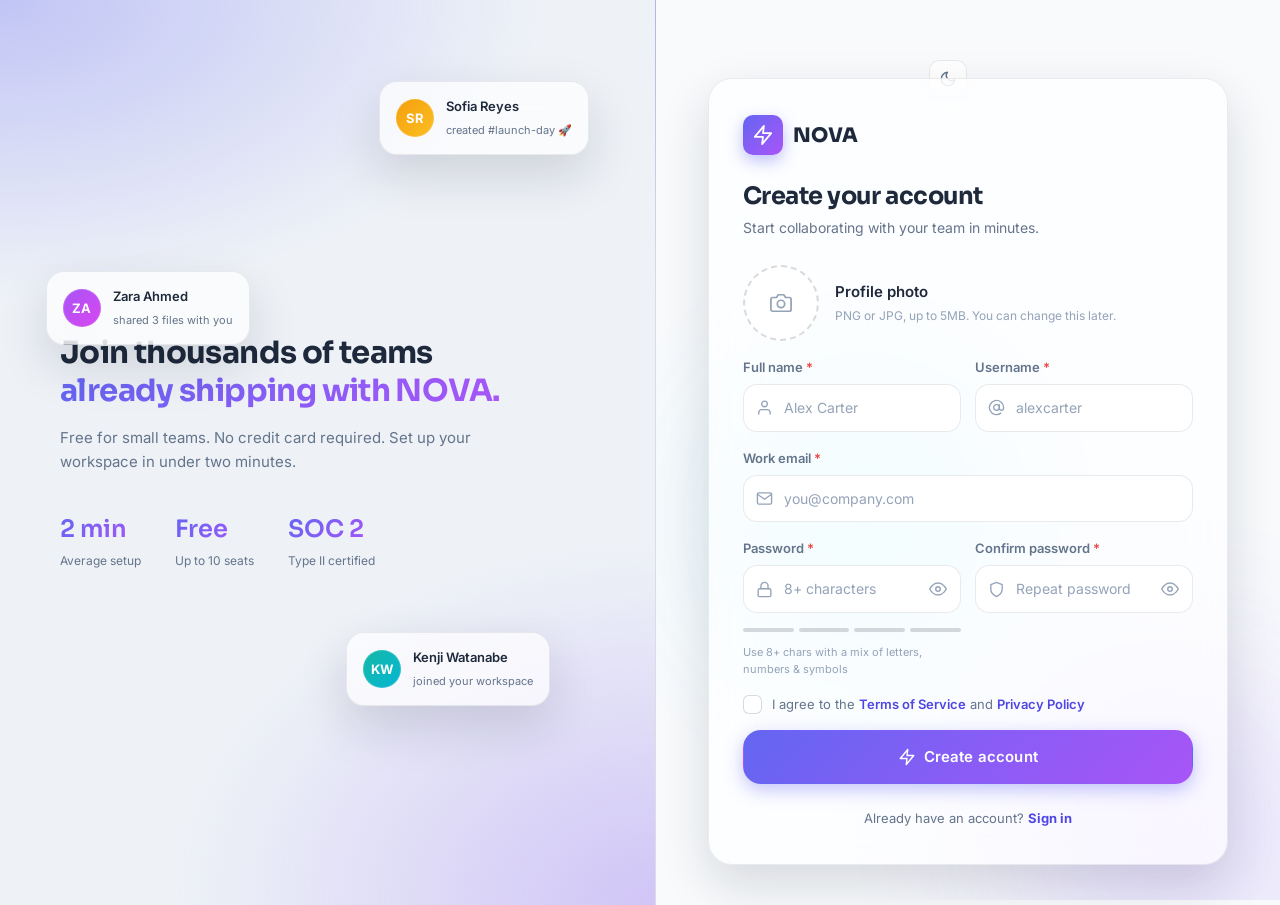
<file: files/register.html>
<!DOCTYPE html>
<html lang="en" data-theme="dark">
<head>
  <meta charset="UTF-8">
  <meta name="viewport" content="width=device-width, initial-scale=1.0">
  <meta name="description" content="Create your free NOVA account — real-time chat & collaboration for modern teams.">
  <meta name="theme-color" content="#0F172A">
  <title>Create account — NOVA</title>

  <link rel="preconnect" href="https://fonts.googleapis.com">
  <link rel="preconnect" href="https://fonts.gstatic.com" crossorigin>
  <link href="https://fonts.googleapis.com/css2?family=Inter:wght@400;500;600;700;800&family=Sora:wght@600;700;800&display=swap" rel="stylesheet">
  <link rel="stylesheet" href="https://cdnjs.cloudflare.com/ajax/libs/font-awesome/6.5.2/css/all.min.css">
  <link rel="stylesheet" href="style.css">
  <link rel="stylesheet" href="components.css">
  <link rel="stylesheet" href="responsive.css">
  <link rel="icon" href="data:image/svg+xml,%3Csvg xmlns='http://www.w3.org/2000/svg' viewBox='0 0 64 64'%3E%3Crect width='64' height='64' rx='14' fill='%236366F1'/%3E%3Cpath d='M20 44V20l24 24V20' stroke='white' stroke-width='6' fill='none' stroke-linecap='round' stroke-linejoin='round'/%3E%3C/svg%3E">

  <script src="theme.js"></script>
</head>
<body>
  <div class="orbs" aria-hidden="true">
    <span class="orb orb-1"></span><span class="orb orb-2"></span><span class="orb orb-3"></span>
  </div>

  <div class="auth-page split">
    <aside class="auth-split auth-showcase" aria-hidden="true">
      <div class="showcase-quote">
        <h2>Join thousands of teams<br><span class="text-gradient">already shipping with NOVA.</span></h2>
        <p>Free for small teams. No credit card required. Set up your workspace in under two minutes.</p>
        <div class="showcase-stats">
          <div><strong class="text-gradient">2 min</strong><small>Average setup</small></div>
          <div><strong class="text-gradient">Free</strong><small>Up to 10 seats</small></div>
          <div><strong class="text-gradient">SOC 2</strong><small>Type II certified</small></div>
        </div>
      </div>
      <div class="float-card float-card-1">
        <span class="avatar" data-c="3">SR</span>
        <span class="fc-text"><strong>Sofia Reyes</strong><small>created #launch-day 🚀</small></span>
      </div>
      <div class="float-card float-card-2">
        <span class="avatar" data-c="6">KW</span>
        <span class="fc-text"><strong>Kenji Watanabe</strong><small>joined your workspace</small></span>
      </div>
      <div class="float-card float-card-3">
        <span class="avatar" data-c="7">ZA</span>
        <span class="fc-text"><strong>Zara Ahmed</strong><small>shared 3 files with you</small></span>
      </div>
    </aside>

    <main class="auth-main">
      <button class="icon-btn bordered auth-theme-btn" data-action="toggle-theme" aria-label="Toggle theme">
        <svg class="ic" aria-hidden="true"><use href="#i-sun"></use></svg>
      </button>

      <div class="auth-card wide">
        <a class="auth-logo" href="../index.html">
          <span class="logo-mark"><svg class="ic ic-lg" aria-hidden="true"><use href="#i-zap"></use></svg></span>
          NOVA
        </a>

        <header class="auth-head">
          <h1>Create your account</h1>
          <p>Start collaborating with your team in minutes.</p>
        </header>

        <form class="auth-form" id="registerForm" novalidate>
          <div class="avatar-upload">
            <div class="upload-circle" id="avatarCircle" role="button" tabindex="0" aria-label="Upload profile photo">
              <svg class="ic ic-lg" aria-hidden="true"><use href="#i-camera"></use></svg>
            </div>
            <div>
              <strong>Profile photo</strong>
              <p class="up-hint">PNG or JPG, up to 5MB. You can change this later.</p>
            </div>
            <input type="file" id="avatarInput" accept="image/*" class="sr-only" aria-hidden="true" tabindex="-1">
          </div>

          <div class="form-row-2">
            <div class="field">
              <label for="regName">Full name <span class="req">*</span></label>
              <div class="input-wrap">
                <svg class="ic" aria-hidden="true"><use href="#i-user"></use></svg>
                <input class="input" id="regName" type="text" autocomplete="name" placeholder="Alex Carter" required>
              </div>
              <span class="field-error"><svg class="ic ic-sm" aria-hidden="true"><use href="#i-alert"></use></svg> Please enter your name</span>
            </div>
            <div class="field">
              <label for="regUsername">Username <span class="req">*</span></label>
              <div class="input-wrap">
                <svg class="ic" aria-hidden="true"><use href="#i-at"></use></svg>
                <input class="input" id="regUsername" type="text" autocomplete="username" placeholder="alexcarter" required>
              </div>
              <span class="field-error"><svg class="ic ic-sm" aria-hidden="true"><use href="#i-alert"></use></svg> 3–20 letters, numbers or underscores</span>
            </div>
          </div>

          <div class="field">
            <label for="regEmail">Work email <span class="req">*</span></label>
            <div class="input-wrap">
              <svg class="ic" aria-hidden="true"><use href="#i-mail"></use></svg>
              <input class="input" id="regEmail" type="email" autocomplete="email" placeholder="you@company.com" required>
            </div>
            <span class="field-error"><svg class="ic ic-sm" aria-hidden="true"><use href="#i-alert"></use></svg> Please enter a valid email address</span>
          </div>

          <div class="form-row-2">
            <div class="field">
              <label for="regPassword">Password <span class="req">*</span></label>
              <div class="input-wrap">
                <svg class="ic" aria-hidden="true"><use href="#i-lock"></use></svg>
                <input class="input has-trailing" id="regPassword" type="password" autocomplete="new-password" placeholder="8+ characters" required>
                <button type="button" class="trailing-btn" data-toggle-password="regPassword" aria-label="Show password">
                  <svg class="ic" aria-hidden="true"><use href="#i-eye"></use></svg>
                </button>
              </div>
              <div class="pw-strength" id="pwStrength" aria-hidden="true"><span></span><span></span><span></span><span></span></div>
              <p class="pw-hint" id="pwHint">Use 8+ chars with a mix of letters, numbers &amp; symbols</p>
              <span class="field-error"><svg class="ic ic-sm" aria-hidden="true"><use href="#i-alert"></use></svg> Minimum 8 characters</span>
            </div>
            <div class="field">
              <label for="regConfirm">Confirm password <span class="req">*</span></label>
              <div class="input-wrap">
                <svg class="ic" aria-hidden="true"><use href="#i-shield"></use></svg>
                <input class="input has-trailing" id="regConfirm" type="password" autocomplete="new-password" placeholder="Repeat password" required>
                <button type="button" class="trailing-btn" data-toggle-password="regConfirm" aria-label="Show password">
                  <svg class="ic" aria-hidden="true"><use href="#i-eye"></use></svg>
                </button>
              </div>
              <span class="field-error"><svg class="ic ic-sm" aria-hidden="true"><use href="#i-alert"></use></svg> Passwords don’t match</span>
            </div>
          </div>

          <label class="checkbox">
            <input type="checkbox" id="regTerms">
            <span class="box"><svg class="ic" aria-hidden="true"><use href="#i-check"></use></svg></span>
            <span>I agree to the <a href="#" data-demo="Terms of Service">Terms of Service</a> and <a href="#" data-demo="Privacy Policy">Privacy Policy</a></span>
          </label>

          <button type="submit" class="btn btn-primary btn-lg btn-block">
            <svg class="ic" aria-hidden="true"><use href="#i-zap"></use></svg>
            Create account
          </button>
        </form>

        <p class="auth-foot">Already have an account? <a href="../index.html">Sign in</a></p>
      </div>
    </main>
  </div>

  <script src="icons.js"></script>
  <script src="app.js"></script>
  <script src="auth.js"></script>
</body>
</html>
</file>
<file: files/style.css>
/* ==========================================================================
   NOVA — Real-Time Chat & Collaboration Suite
   style.css — Reset · Variables · Base · Layout
   --------------------------------------------------------------------------
   TABLE OF CONTENTS
   01. CSS Reset
   02. Design Tokens (CSS Variables / Themes)
   03. Base & Typography
   04. Utility Classes
   05. Scrollbars & Selection
   06. App Shell Layout (chat)
   07. Workspace Rail
   08. Sidebar
   09. Chat Header
   10. Chat Window
   11. Composer (typing area)
   12. Right Info Panel
   13. Auth Pages Layout
   14. Dashboard Layout
   15. Profile Page Layout
   16. Animations / Keyframes
   ========================================================================== */

/* ==========================================================================
   01. CSS RESET
   ========================================================================== */
*,
*::before,
*::after {
  margin: 0;
  padding: 0;
  box-sizing: border-box;
}

html {
  -webkit-text-size-adjust: 100%;
  scroll-behavior: smooth;
}

body {
  min-height: 100dvh;
  text-rendering: optimizeLegibility;
  -webkit-font-smoothing: antialiased;
  -moz-osx-font-smoothing: grayscale;
}

img,
svg,
video,
canvas {
  display: block;
  max-width: 100%;
}

input,
button,
textarea,
select {
  font: inherit;
  color: inherit;
}

button {
  background: none;
  border: 0;
  cursor: pointer;
}

a {
  color: inherit;
  text-decoration: none;
}

ul,
ol {
  list-style: none;
}

:focus-visible {
  outline: 2px solid var(--primary);
  outline-offset: 2px;
  border-radius: 4px;
}

@media (prefers-reduced-motion: reduce) {
  *,
  *::before,
  *::after {
    animation-duration: 0.01ms !important;
    animation-iteration-count: 1 !important;
    transition-duration: 0.01ms !important;
  }
}

/* ==========================================================================
   02. DESIGN TOKENS — THEMES
   ========================================================================== */
:root {
  /* Brand */
  --primary: #6366f1;
  --primary-600: #5458ee;
  --primary-700: #4f46e5;
  --secondary: #8b5cf6;
  --accent: #22d3ee;
  --success: #10b981;
  --warning: #f59e0b;
  --danger: #ef4444;
  --info: #38bdf8;

  --grad-brand: linear-gradient(135deg, #6366f1 0%, #8b5cf6 55%, #a855f7 100%);
  --grad-accent: linear-gradient(135deg, #22d3ee, #6366f1);
  --grad-success: linear-gradient(135deg, #34d399, #10b981);
  --grad-warning: linear-gradient(135deg, #fbbf24, #f59e0b);
  --grad-danger: linear-gradient(135deg, #f87171, #ef4444);

  /* Type scale */
  --font-sans: 'Inter', 'Segoe UI', system-ui, -apple-system, sans-serif;
  --font-display: 'Sora', 'Inter', system-ui, sans-serif;
  --fs-2xs: 0.6875rem;
  --fs-xs: 0.75rem;
  --fs-sm: 0.8125rem;
  --fs-md: 0.875rem;
  --fs-base: 0.9375rem;
  --fs-lg: 1.0625rem;
  --fs-xl: 1.25rem;
  --fs-2xl: 1.5rem;
  --fs-3xl: 1.875rem;
  --fs-4xl: 2.5rem;

  /* Radii */
  --r-xs: 6px;
  --r-sm: 10px;
  --r-md: 14px;
  --r-lg: 18px;
  --r-xl: 24px;
  --r-full: 999px;

  /* Motion */
  --ease: cubic-bezier(0.4, 0, 0.2, 1);
  --spring: cubic-bezier(0.34, 1.56, 0.64, 1);
  --t-fast: 0.15s var(--ease);
  --t-med: 0.28s var(--ease);
  --t-slow: 0.45s var(--ease);

  /* Layout */
  --rail-w: 72px;
  --sidebar-w: 296px;
  --panel-w: 320px;
  --header-h: 64px;
  --z-dropdown: 50;
  --z-overlay: 90;
  --z-modal: 100;
  --z-toast: 120;
}

/* ----- Dark theme (default) ----- */
:root,
:root[data-theme='dark'] {
  color-scheme: dark;

  --bg: #0f172a;
  --bg-deep: #0b1120;
  --bg-raised: #131c33;
  --bg-elev: #1a2440;
  --bg-hover: rgba(255, 255, 255, 0.06);
  --bg-active: rgba(99, 102, 241, 0.16);

  --card: rgba(255, 255, 255, 0.08);
  --card-solid: #16203a;
  --glass: rgba(255, 255, 255, 0.06);
  --glass-strong: rgba(15, 23, 42, 0.72);
  --glass-border: rgba(255, 255, 255, 0.1);

  --border: rgba(255, 255, 255, 0.09);
  --border-strong: rgba(255, 255, 255, 0.16);

  --text: #e2e8f0;
  --text-2: #94a3b8;
  --text-3: #64748b;
  --text-invert: #0f172a;

  --bubble-in: rgba(255, 255, 255, 0.07);
  --bubble-in-border: rgba(255, 255, 255, 0.08);
  --bubble-out: linear-gradient(135deg, #5458ee, #7c4dee);

  --shadow-sm: 0 1px 2px rgba(2, 6, 23, 0.5);
  --shadow-md: 0 8px 24px rgba(2, 6, 23, 0.45);
  --shadow-lg: 0 20px 50px rgba(2, 6, 23, 0.6);
  --shadow-glow: 0 0 0 1px rgba(99, 102, 241, 0.25), 0 8px 32px rgba(99, 102, 241, 0.3);

  --scroll-thumb: rgba(148, 163, 184, 0.28);
  --scroll-thumb-hover: rgba(148, 163, 184, 0.5);

  --skeleton-a: rgba(255, 255, 255, 0.06);
  --skeleton-b: rgba(255, 255, 255, 0.14);

  --orb-opacity: 0.55;
}

/* ----- Light theme ----- */
:root[data-theme='light'] {
  color-scheme: light;

  --primary: #4f46e5;
  --primary-600: #4338ca;
  --primary-700: #3730a3;

  --bg: #f8fafc;
  --bg-deep: #eef2f7;
  --bg-raised: #ffffff;
  --bg-elev: #ffffff;
  --bg-hover: rgba(15, 23, 42, 0.05);
  --bg-active: rgba(79, 70, 229, 0.1);

  --card: #ffffff;
  --card-solid: #ffffff;
  --glass: rgba(255, 255, 255, 0.7);
  --glass-strong: rgba(255, 255, 255, 0.85);
  --glass-border: rgba(15, 23, 42, 0.08);

  --border: rgba(15, 23, 42, 0.09);
  --border-strong: rgba(15, 23, 42, 0.16);

  --text: #1e293b;
  --text-2: #64748b;
  --text-3: #94a3b8;
  --text-invert: #f8fafc;

  --bubble-in: #ffffff;
  --bubble-in-border: rgba(15, 23, 42, 0.08);
  --bubble-out: linear-gradient(135deg, #4f46e5, #7c3aed);

  --shadow-sm: 0 1px 2px rgba(15, 23, 42, 0.06);
  --shadow-md: 0 8px 24px rgba(15, 23, 42, 0.09);
  --shadow-lg: 0 20px 50px rgba(15, 23, 42, 0.14);
  --shadow-glow: 0 0 0 1px rgba(79, 70, 229, 0.18), 0 8px 32px rgba(79, 70, 229, 0.22);

  --scroll-thumb: rgba(100, 116, 139, 0.3);
  --scroll-thumb-hover: rgba(100, 116, 139, 0.55);

  --skeleton-a: rgba(15, 23, 42, 0.05);
  --skeleton-b: rgba(15, 23, 42, 0.11);

  --orb-opacity: 0.3;
}

/* Smooth theme switching */
html.theme-anim,
html.theme-anim *,
html.theme-anim *::before,
html.theme-anim *::after {
  transition: background-color 0.4s var(--ease), color 0.4s var(--ease),
    border-color 0.4s var(--ease), box-shadow 0.4s var(--ease) !important;
}

/* ==========================================================================
   03. BASE & TYPOGRAPHY
   ========================================================================== */
body {
  font-family: var(--font-sans);
  font-size: var(--fs-base);
  line-height: 1.55;
  color: var(--text);
  background: var(--bg);
}

h1, h2, h3, h4 {
  font-family: var(--font-display);
  font-weight: 700;
  line-height: 1.25;
  letter-spacing: -0.02em;
}

small { font-size: var(--fs-xs); }
strong { font-weight: 600; }

.ic {
  width: 18px;
  height: 18px;
  fill: none;
  stroke: currentColor;
  stroke-width: 1.9;
  stroke-linecap: round;
  stroke-linejoin: round;
  flex-shrink: 0;
}
.ic-sm { width: 15px; height: 15px; }
.ic-lg { width: 22px; height: 22px; }
.ic-xl { width: 28px; height: 28px; }

/* Ambient background orbs (auth + dashboard) */
.orbs {
  position: fixed;
  inset: 0;
  overflow: hidden;
  pointer-events: none;
  z-index: -1;
  opacity: var(--orb-opacity);
}
.orb {
  position: absolute;
  border-radius: 50%;
  filter: blur(90px);
  animation: orbFloat 18s ease-in-out infinite alternate;
}
.orb-1 { width: 480px; height: 480px; top: -160px; left: -120px; background: radial-gradient(circle, #6366f1, transparent 70%); }
.orb-2 { width: 420px; height: 420px; bottom: -140px; right: -100px; background: radial-gradient(circle, #8b5cf6, transparent 70%); animation-delay: -6s; }
.orb-3 { width: 320px; height: 320px; top: 40%; left: 55%; background: radial-gradient(circle, #22d3ee, transparent 70%); animation-delay: -12s; }

/* ==========================================================================
   04. UTILITIES
   ========================================================================== */
.flex { display: flex; }
.flex-col { flex-direction: column; }
.items-center { align-items: center; }
.justify-between { justify-content: space-between; }
.gap-xs { gap: 6px; }
.gap-sm { gap: 10px; }
.gap-md { gap: 16px; }
.grow { flex: 1; min-width: 0; }
.hidden { display: none !important; }
.truncate { overflow: hidden; white-space: nowrap; text-overflow: ellipsis; }
.text-2 { color: var(--text-2); }
.text-3 { color: var(--text-3); }
.text-xs { font-size: var(--fs-xs); }
.text-sm { font-size: var(--fs-sm); }
.muted { color: var(--text-2); font-size: var(--fs-sm); }

.text-gradient {
  background: var(--grad-brand);
  -webkit-background-clip: text;
  background-clip: text;
  -webkit-text-fill-color: transparent;
  color: transparent;
}

.glass {
  background: var(--glass);
  backdrop-filter: blur(18px) saturate(150%);
  -webkit-backdrop-filter: blur(18px) saturate(150%);
  border: 1px solid var(--glass-border);
}

.sr-only {
  position: absolute;
  width: 1px;
  height: 1px;
  padding: 0;
  margin: -1px;
  overflow: hidden;
  clip: rect(0 0 0 0);
  white-space: nowrap;
  border: 0;
}

/* ==========================================================================
   05. SCROLLBARS & SELECTION
   ========================================================================== */
::selection { background: rgba(99, 102, 241, 0.35); }

* {
  scrollbar-width: thin;
  scrollbar-color: var(--scroll-thumb) transparent;
}
*::-webkit-scrollbar { width: 8px; height: 8px; }
*::-webkit-scrollbar-track { background: transparent; }
*::-webkit-scrollbar-thumb {
  background: var(--scroll-thumb);
  border-radius: var(--r-full);
  border: 2px solid transparent;
  background-clip: content-box;
}
*::-webkit-scrollbar-thumb:hover { background-color: var(--scroll-thumb-hover); }

/* ==========================================================================
   06. APP SHELL LAYOUT — CHAT
   ========================================================================== */
.app-shell {
  display: grid;
  grid-template-columns: var(--rail-w) var(--sidebar-w) 1fr;
  height: 100dvh;
  overflow: hidden;
  background: var(--bg-deep);
}
.app-shell.panel-open {
  grid-template-columns: var(--rail-w) var(--sidebar-w) 1fr var(--panel-w);
}
.app-shell.sidebar-collapsed {
  grid-template-columns: var(--rail-w) 0 1fr;
}
.app-shell.sidebar-collapsed.panel-open {
  grid-template-columns: var(--rail-w) 0 1fr var(--panel-w);
}
.app-shell.sidebar-collapsed .sidebar { border-right: none; }
#sidebarToggle .ic { transition: transform var(--t-med); }
.app-shell.sidebar-collapsed #sidebarToggle .ic { transform: rotate(180deg); }

/* Mobile overlay backdrop */
.backdrop {
  position: fixed;
  inset: 0;
  background: rgba(2, 6, 23, 0.55);
  backdrop-filter: blur(3px);
  z-index: var(--z-overlay);
  opacity: 0;
  pointer-events: none;
  transition: opacity var(--t-med);
}
.backdrop.show { opacity: 1; pointer-events: auto; }

/* ==========================================================================
   07. WORKSPACE RAIL
   ========================================================================== */
.rail {
  display: flex;
  flex-direction: column;
  align-items: center;
  gap: 10px;
  padding: 14px 0;
  background: var(--bg-deep);
  border-right: 1px solid var(--border);
  z-index: 5;
}
.rail-logo {
  width: 44px;
  height: 44px;
  display: grid;
  place-items: center;
  border-radius: var(--r-md);
  background: var(--grad-brand);
  color: #fff;
  box-shadow: 0 6px 18px rgba(99, 102, 241, 0.45);
  margin-bottom: 4px;
  transition: transform var(--t-med);
}
.rail-logo:hover { transform: scale(1.06) rotate(-4deg); }
.rail-sep {
  width: 32px;
  height: 2px;
  border-radius: 2px;
  background: var(--border-strong);
  margin: 2px 0;
}
.rail-item {
  position: relative;
  width: 44px;
  height: 44px;
  display: grid;
  place-items: center;
  border-radius: var(--r-md);
  font-family: var(--font-display);
  font-weight: 700;
  font-size: var(--fs-sm);
  color: var(--text-2);
  background: var(--card);
  border: 1px solid transparent;
  transition: all var(--t-med);
}
.rail-item:hover {
  color: var(--text);
  border-radius: var(--r-sm);
  background: var(--bg-hover);
  border-color: var(--border);
  transform: translateY(-2px);
}
.rail-item.active {
  color: #fff;
  background: var(--grad-brand);
  border-radius: var(--r-sm);
  box-shadow: 0 6px 16px rgba(99, 102, 241, 0.4);
}
.rail-item.active::before {
  content: '';
  position: absolute;
  left: -14px;
  top: 50%;
  translate: 0 -50%;
  width: 4px;
  height: 26px;
  border-radius: 0 4px 4px 0;
  background: var(--primary);
}
.rail-item .badge-dot { position: absolute; top: -3px; right: -3px; }
.rail-spacer { flex: 1; }
.rail-add {
  color: var(--success);
  background: transparent;
  border: 1.5px dashed var(--border-strong);
}
.rail-add:hover { border-color: var(--success); background: rgba(16, 185, 129, 0.1); }

/* ==========================================================================
   08. SIDEBAR
   ========================================================================== */
.sidebar {
  display: flex;
  flex-direction: column;
  background: var(--bg);
  border-right: 1px solid var(--border);
  overflow: hidden;
  transition: transform var(--t-med);
  min-width: 0;
}
.sidebar-head {
  padding: 18px 16px 12px;
  border-bottom: 1px solid var(--border);
}
.workspace-name {
  display: flex;
  align-items: center;
  justify-content: space-between;
  margin-bottom: 14px;
}
.workspace-name h1 {
  font-size: var(--fs-lg);
  display: flex;
  align-items: center;
  gap: 8px;
}
.workspace-name .verified {
  width: 16px;
  height: 16px;
  display: inline-grid;
  place-items: center;
  border-radius: 50%;
  background: var(--grad-accent);
  color: #fff;
}
.workspace-name .verified .ic { width: 10px; height: 10px; stroke-width: 3; }

.sidebar-body {
  flex: 1;
  overflow-y: auto;
  overscroll-behavior: contain;
  padding: 12px 10px 20px;
}

.nav-section { margin-bottom: 18px; }
.nav-section-head {
  display: flex;
  align-items: center;
  justify-content: space-between;
  padding: 4px 8px;
  margin-bottom: 4px;
}
.nav-section-head h2 {
  font-family: var(--font-sans);
  font-size: var(--fs-2xs);
  font-weight: 700;
  letter-spacing: 0.09em;
  text-transform: uppercase;
  color: var(--text-3);
}
.nav-section-head .section-toggle {
  display: inline-flex;
  color: var(--text-3);
  transition: transform var(--t-med), color var(--t-fast);
}
.nav-section-head button:hover .section-toggle { color: var(--text); }
.nav-section.collapsed .section-toggle { transform: rotate(-90deg); }
.nav-section.collapsed .nav-list { display: none; }

.channel-item {
  display: flex;
  align-items: center;
  gap: 10px;
  width: 100%;
  padding: 8px 10px;
  border-radius: var(--r-sm);
  color: var(--text-2);
  font-size: var(--fs-md);
  font-weight: 500;
  text-align: left;
  position: relative;
  transition: background var(--t-fast), color var(--t-fast), transform var(--t-fast);
}
.channel-item:hover {
  background: var(--bg-hover);
  color: var(--text);
  transform: translateX(2px);
}
.channel-item.active {
  background: var(--bg-active);
  color: var(--text);
  font-weight: 600;
}
.channel-item.active::before {
  content: '';
  position: absolute;
  left: 0;
  top: 50%;
  translate: 0 -50%;
  width: 3px;
  height: 60%;
  border-radius: 3px;
  background: var(--grad-brand);
}
.channel-item .ch-ic { color: var(--text-3); }
.channel-item.active .ch-ic { color: var(--primary); }
.channel-item.unread { color: var(--text); font-weight: 600; }

.dm-item { padding: 7px 10px; }
.dm-meta { flex: 1; min-width: 0; }
.dm-meta .dm-name { display: block; font-size: var(--fs-md); }
.dm-meta .dm-preview {
  display: block;
  font-size: var(--fs-xs);
  color: var(--text-3);
  font-weight: 400;
  overflow: hidden;
  white-space: nowrap;
  text-overflow: ellipsis;
  max-width: 160px;
}

.sidebar-foot {
  padding: 10px;
  border-top: 1px solid var(--border);
}
.me-card {
  display: flex;
  align-items: center;
  gap: 10px;
  width: 100%;
  padding: 8px 10px;
  border-radius: var(--r-md);
  background: var(--card);
  border: 1px solid var(--border);
  transition: border-color var(--t-fast), box-shadow var(--t-med);
}
.me-card:hover { border-color: var(--border-strong); box-shadow: var(--shadow-sm); }
.me-card .me-info { flex: 1; min-width: 0; text-align: left; }
.me-card .me-name { display: block; font-size: var(--fs-md); font-weight: 600; }
.me-card .me-status { display: block; font-size: var(--fs-xs); color: var(--text-3); }
.me-actions { display: flex; gap: 2px; }

/* ==========================================================================
   09. CHAT HEADER
   ========================================================================== */
.chat-area {
  display: flex;
  flex-direction: column;
  min-width: 0;
  height: 100dvh;
  background: var(--bg);
  position: relative;
}
.chat-header {
  height: var(--header-h);
  flex-shrink: 0;
  display: flex;
  align-items: center;
  gap: 12px;
  padding: 0 16px;
  border-bottom: 1px solid var(--border);
  background: var(--glass);
  backdrop-filter: blur(16px);
  -webkit-backdrop-filter: blur(16px);
  z-index: 10;
}
.chat-title { display: flex; align-items: center; gap: 10px; min-width: 0; }
.chat-title .ch-symbol {
  width: 38px;
  height: 38px;
  display: grid;
  place-items: center;
  border-radius: var(--r-sm);
  background: var(--bg-active);
  color: var(--primary);
  flex-shrink: 0;
}
.chat-title-text { min-width: 0; }
.chat-title-text h2 { font-size: var(--fs-lg); white-space: nowrap; overflow: hidden; text-overflow: ellipsis; }
.chat-title-text p {
  font-size: var(--fs-xs);
  color: var(--text-2);
  white-space: nowrap;
  overflow: hidden;
  text-overflow: ellipsis;
}
.chat-header-actions { display: flex; align-items: center; gap: 6px; margin-left: auto; }
.member-count {
  display: inline-flex;
  align-items: center;
  gap: 6px;
  padding: 6px 12px;
  border-radius: var(--r-full);
  background: var(--card);
  border: 1px solid var(--border);
  font-size: var(--fs-xs);
  font-weight: 600;
  color: var(--text-2);
}
.msg-search { position: relative; width: 210px; }

/* ==========================================================================
   10. CHAT WINDOW
   ========================================================================== */
.chat-window {
  flex: 1;
  overflow-y: auto;
  overscroll-behavior: contain;
  padding: 20px 22px 10px;
  scroll-behavior: smooth;
}

.pinned-bar {
  display: flex;
  align-items: center;
  gap: 10px;
  margin: 0 16px;
  padding: 9px 14px;
  border-radius: var(--r-md);
  margin-top: 12px;
  background: linear-gradient(90deg, rgba(245, 158, 11, 0.12), rgba(245, 158, 11, 0.04));
  border: 1px solid rgba(245, 158, 11, 0.3);
  font-size: var(--fs-sm);
  color: var(--text-2);
  animation: slideDown 0.4s var(--ease) both;
}
.pinned-bar .ic { color: var(--warning); }
.pinned-bar strong { color: var(--text); }
.pinned-bar .pin-close { margin-left: auto; color: var(--text-3); display: inline-flex; }
.pinned-bar .pin-close:hover { color: var(--text); }

.date-sep {
  display: flex;
  align-items: center;
  gap: 14px;
  margin: 22px 0 16px;
  color: var(--text-3);
  font-size: var(--fs-2xs);
  font-weight: 700;
  letter-spacing: 0.08em;
  text-transform: uppercase;
}
.date-sep::before,
.date-sep::after {
  content: '';
  flex: 1;
  height: 1px;
  background: linear-gradient(90deg, transparent, var(--border-strong), transparent);
}
.date-sep span {
  padding: 4px 14px;
  border-radius: var(--r-full);
  background: var(--card);
  border: 1px solid var(--border);
}

/* Message rows */
.msg {
  display: flex;
  gap: 12px;
  padding: 4px 8px;
  margin: 2px -8px;
  border-radius: var(--r-md);
  position: relative;
  animation: msgIn 0.35s var(--ease) both;
}
.msg:hover { background: var(--bg-hover); }
.msg.grouped { margin-top: -2px; }
.msg.grouped .msg-avatar { visibility: hidden; height: 0; }

.msg-body { flex: 1; min-width: 0; max-width: 72%; }
.msg-meta {
  display: flex;
  align-items: baseline;
  gap: 8px;
  margin-bottom: 3px;
}
.msg-author { font-weight: 600; font-size: var(--fs-md); }
.msg-author.role-admin { color: #f472b6; }
.msg-time { font-size: var(--fs-2xs); color: var(--text-3); }
.msg-edited { font-size: var(--fs-2xs); color: var(--text-3); font-style: italic; }

.bubble {
  display: inline-block;
  padding: 9px 14px;
  border-radius: 4px 16px 16px 16px;
  background: var(--bubble-in);
  border: 1px solid var(--bubble-in-border);
  font-size: var(--fs-md);
  line-height: 1.5;
  word-wrap: break-word;
  max-width: 100%;
  box-shadow: var(--shadow-sm);
}
.bubble .mention {
  color: var(--primary);
  background: var(--bg-active);
  padding: 1px 5px;
  border-radius: 5px;
  font-weight: 600;
  cursor: pointer;
}
.bubble code {
  font-family: 'JetBrains Mono', ui-monospace, monospace;
  font-size: 0.85em;
  background: rgba(99, 102, 241, 0.12);
  border: 1px solid rgba(99, 102, 241, 0.2);
  padding: 1px 6px;
  border-radius: 5px;
}
.bubble a.msg-link { color: var(--accent); text-decoration: underline; text-underline-offset: 2px; }

/* Outgoing */
.msg.out { flex-direction: row-reverse; }
.msg.out .msg-body { display: flex; flex-direction: column; align-items: flex-end; }
.msg.out .msg-meta { flex-direction: row-reverse; }
.msg.out .bubble {
  background: var(--bubble-out);
  border: none;
  color: #fff;
  border-radius: 16px 4px 16px 16px;
  box-shadow: 0 6px 16px rgba(99, 102, 241, 0.3);
}
.msg.out .bubble code { background: rgba(255,255,255,0.16); border-color: rgba(255,255,255,0.25); color: #fff; }
.msg.out .bubble .mention { background: rgba(255,255,255,0.18); color: #fff; }

.msg-status {
  display: inline-flex;
  align-items: center;
  gap: 3px;
  color: var(--text-3);
}
.msg-status .ic { width: 14px; height: 14px; }
.msg-status.read { color: var(--accent); }

/* Reply quote */
.reply-quote {
  display: flex;
  flex-direction: column;
  gap: 1px;
  padding: 7px 12px;
  margin-bottom: 6px;
  border-left: 3px solid var(--secondary);
  border-radius: 8px;
  background: rgba(139, 92, 246, 0.1);
  font-size: var(--fs-xs);
  cursor: pointer;
  max-width: 100%;
}
.reply-quote .rq-author { color: var(--secondary); font-weight: 700; }
.reply-quote .rq-text { color: var(--text-2); overflow: hidden; white-space: nowrap; text-overflow: ellipsis; }

/* Reactions */
.reactions { display: flex; flex-wrap: wrap; gap: 6px; margin-top: 6px; }
.reaction {
  display: inline-flex;
  align-items: center;
  gap: 5px;
  padding: 3px 9px;
  border-radius: var(--r-full);
  background: var(--card);
  border: 1px solid var(--border);
  font-size: var(--fs-xs);
  font-weight: 600;
  color: var(--text-2);
  transition: all var(--t-fast);
}
.reaction:hover { transform: scale(1.08); border-color: var(--border-strong); }
.reaction.mine {
  background: var(--bg-active);
  border-color: rgba(99, 102, 241, 0.5);
  color: var(--primary);
}
.reaction .emoji { font-size: 0.95rem; line-height: 1; }

/* Hover actions */
.msg-actions {
  position: absolute;
  top: -16px;
  right: 14px;
  display: flex;
  gap: 2px;
  padding: 4px;
  border-radius: var(--r-sm);
  background: var(--bg-elev);
  border: 1px solid var(--border);
  box-shadow: var(--shadow-md);
  opacity: 0;
  transform: translateY(6px) scale(0.92);
  pointer-events: none;
  transition: opacity var(--t-fast), transform 0.2s var(--spring);
  z-index: 6;
}
.msg:hover .msg-actions,
.msg:focus-within .msg-actions {
  opacity: 1;
  transform: translateY(0) scale(1);
  pointer-events: auto;
}
.msg-actions button {
  width: 30px;
  height: 30px;
  display: grid;
  place-items: center;
  border-radius: 7px;
  color: var(--text-2);
  transition: all var(--t-fast);
}
.msg-actions button:hover { background: var(--bg-hover); color: var(--text); transform: scale(1.1); }
.msg-actions button.danger:hover { color: var(--danger); background: rgba(239, 68, 68, 0.12); }
.msg-actions .emoji-quick { font-size: 0.95rem; }

/* Image message */
.msg-image {
  margin-top: 6px;
  border-radius: var(--r-md);
  overflow: hidden;
  border: 1px solid var(--border);
  max-width: 360px;
  cursor: zoom-in;
  position: relative;
  box-shadow: var(--shadow-sm);
  transition: transform var(--t-med), box-shadow var(--t-med);
}
.msg-image:hover { transform: translateY(-2px) scale(1.01); box-shadow: var(--shadow-md); }
.msg-image img { width: 100%; height: auto; display: block; }
.msg-image .img-overlay {
  position: absolute;
  inset: 0;
  display: grid;
  place-items: center;
  background: rgba(2, 6, 23, 0.35);
  color: #fff;
  opacity: 0;
  transition: opacity var(--t-fast);
}
.msg-image:hover .img-overlay { opacity: 1; }

/* File attachment card */
.file-card {
  display: flex;
  align-items: center;
  gap: 12px;
  margin-top: 6px;
  padding: 12px 14px;
  max-width: 360px;
  border-radius: var(--r-md);
  background: var(--card);
  border: 1px solid var(--border);
  transition: border-color var(--t-fast), transform var(--t-fast), box-shadow var(--t-med);
}
.file-card:hover { border-color: var(--border-strong); transform: translateY(-2px); box-shadow: var(--shadow-md); }
.file-thumb {
  width: 42px;
  height: 42px;
  display: grid;
  place-items: center;
  border-radius: var(--r-sm);
  color: #fff;
  flex-shrink: 0;
}
.file-thumb.pdf { background: var(--grad-danger); }
.file-thumb.doc { background: var(--grad-accent); }
.file-thumb.zip { background: var(--grad-warning); }
.file-thumb.img { background: var(--grad-success); }
.file-thumb.fig { background: linear-gradient(135deg, #f472b6, #a855f7); }
.file-info { flex: 1; min-width: 0; }
.file-name { font-size: var(--fs-sm); font-weight: 600; overflow: hidden; white-space: nowrap; text-overflow: ellipsis; }
.file-size { font-size: var(--fs-2xs); color: var(--text-3); }
.file-dl {
  width: 34px;
  height: 34px;
  display: grid;
  place-items: center;
  border-radius: var(--r-sm);
  color: var(--text-2);
  background: var(--bg-hover);
  transition: all var(--t-fast);
}
.file-dl:hover { color: #fff; background: var(--primary); transform: translateY(-1px); }

/* Typing indicator */
.typing-row {
  display: flex;
  align-items: center;
  gap: 10px;
  padding: 6px 8px;
  min-height: 32px;
  font-size: var(--fs-xs);
  color: var(--text-2);
}
.typing-dots { display: inline-flex; gap: 4px; align-items: center; }
.typing-dots span {
  width: 6px;
  height: 6px;
  border-radius: 50%;
  background: var(--primary);
  animation: typingBounce 1.2s infinite;
}
.typing-dots span:nth-child(2) { animation-delay: 0.15s; }
.typing-dots span:nth-child(3) { animation-delay: 0.3s; }

/* Scroll-to-bottom FAB */
.scroll-fab {
  position: absolute;
  right: 24px;
  bottom: 118px;
  width: 42px;
  height: 42px;
  display: grid;
  place-items: center;
  border-radius: 50%;
  background: var(--grad-brand);
  color: #fff;
  box-shadow: 0 8px 22px rgba(99, 102, 241, 0.45);
  opacity: 0;
  transform: translateY(14px) scale(0.8);
  pointer-events: none;
  transition: all 0.25s var(--spring);
  z-index: 8;
}
.scroll-fab.show { opacity: 1; transform: none; pointer-events: auto; }
.scroll-fab:hover { transform: translateY(-3px); }
.scroll-fab .fab-count {
  position: absolute;
  top: -6px;
  right: -6px;
  min-width: 19px;
  height: 19px;
  padding: 0 5px;
  display: grid;
  place-items: center;
  border-radius: var(--r-full);
  background: var(--danger);
  color: #fff;
  font-size: 0.65rem;
  font-weight: 700;
  border: 2px solid var(--bg);
}

/* ==========================================================================
   11. COMPOSER
   ========================================================================== */
.composer-wrap { padding: 6px 16px 16px; flex-shrink: 0; position: relative; }
.composer {
  display: flex;
  align-items: flex-end;
  gap: 6px;
  padding: 8px;
  border-radius: var(--r-lg);
  background: var(--card);
  border: 1px solid var(--border);
  backdrop-filter: blur(14px);
  -webkit-backdrop-filter: blur(14px);
  transition: border-color var(--t-med), box-shadow var(--t-med);
}
.composer:focus-within { border-color: rgba(99, 102, 241, 0.55); box-shadow: var(--shadow-glow); }
.composer-input {
  flex: 1;
  min-width: 0;
  max-height: 132px;
  padding: 9px 6px;
  background: transparent;
  border: none;
  outline: none;
  resize: none;
  color: var(--text);
  font-size: var(--fs-md);
  line-height: 1.5;
}
.composer-input::placeholder { color: var(--text-3); }
.composer-btn {
  width: 38px;
  height: 38px;
  display: grid;
  place-items: center;
  border-radius: var(--r-sm);
  color: var(--text-2);
  transition: all var(--t-fast);
  flex-shrink: 0;
}
.composer-btn:hover { color: var(--primary); background: var(--bg-active); transform: translateY(-1px); }
.composer-btn.recording { color: var(--danger); animation: pulse 1.2s infinite; }
.send-btn {
  width: 40px;
  height: 40px;
  display: grid;
  place-items: center;
  border-radius: var(--r-md);
  background: var(--grad-brand);
  color: #fff;
  box-shadow: 0 6px 16px rgba(99, 102, 241, 0.4);
  transition: all 0.2s var(--spring);
  flex-shrink: 0;
}
.send-btn:hover { transform: translateY(-2px) scale(1.05); box-shadow: 0 10px 22px rgba(99, 102, 241, 0.5); }
.send-btn:active { transform: scale(0.94); }
.send-btn:disabled { opacity: 0.45; transform: none; box-shadow: none; cursor: not-allowed; }

/* Reply composer banner */
.reply-banner {
  display: flex;
  align-items: center;
  gap: 10px;
  margin-bottom: 8px;
  padding: 8px 14px;
  border-radius: var(--r-md);
  background: rgba(139, 92, 246, 0.1);
  border: 1px solid rgba(139, 92, 246, 0.3);
  font-size: var(--fs-sm);
  animation: slideUp 0.25s var(--ease) both;
}
.reply-banner .ic { color: var(--secondary); }
.reply-banner .rb-text { flex: 1; min-width: 0; overflow: hidden; white-space: nowrap; text-overflow: ellipsis; color: var(--text-2); }
.reply-banner .rb-text strong { color: var(--secondary); }
.reply-banner button { color: var(--text-3); display: inline-flex; }
.reply-banner button:hover { color: var(--text); }

/* Emoji picker */
.emoji-picker {
  position: absolute;
  bottom: calc(100% + 8px);
  left: 16px;
  width: 320px;
  max-width: calc(100vw - 32px);
  border-radius: var(--r-lg);
  background: var(--glass-strong);
  backdrop-filter: blur(24px) saturate(160%);
  -webkit-backdrop-filter: blur(24px) saturate(160%);
  border: 1px solid var(--glass-border);
  box-shadow: var(--shadow-lg);
  z-index: var(--z-dropdown);
  opacity: 0;
  transform: translateY(10px) scale(0.96);
  pointer-events: none;
  transition: all 0.22s var(--spring);
}
.emoji-picker.open { opacity: 1; transform: none; pointer-events: auto; }
.emoji-picker-head {
  padding: 12px 14px 8px;
  font-size: var(--fs-xs);
  font-weight: 700;
  letter-spacing: 0.06em;
  text-transform: uppercase;
  color: var(--text-3);
}
.emoji-grid {
  display: grid;
  grid-template-columns: repeat(8, 1fr);
  gap: 2px;
  padding: 4px 10px 12px;
  max-height: 220px;
  overflow-y: auto;
}
.emoji-grid button {
  font-size: 1.25rem;
  padding: 5px;
  border-radius: 8px;
  transition: transform var(--t-fast), background var(--t-fast);
  line-height: 1.2;
}
.emoji-grid button:hover { background: var(--bg-hover); transform: scale(1.25); }

/* ==========================================================================
   12. RIGHT INFO PANEL
   ========================================================================== */
.info-panel {
  display: flex;
  flex-direction: column;
  background: var(--bg);
  border-left: 1px solid var(--border);
  overflow: hidden;
  min-width: 0;
}
.info-panel-head {
  height: var(--header-h);
  flex-shrink: 0;
  display: flex;
  align-items: center;
  justify-content: space-between;
  padding: 0 16px;
  border-bottom: 1px solid var(--border);
}
.info-panel-head h3 { font-size: var(--fs-base); }
.info-panel-body { flex: 1; overflow-y: auto; padding: 16px; }
.info-section { margin-bottom: 22px; }
.info-section-head {
  display: flex;
  align-items: center;
  justify-content: space-between;
  margin-bottom: 10px;
}
.info-section-head h4 {
  font-family: var(--font-sans);
  font-size: var(--fs-2xs);
  font-weight: 700;
  letter-spacing: 0.09em;
  text-transform: uppercase;
  color: var(--text-3);
}
.info-section-head a {
  font-size: var(--fs-xs);
  font-weight: 600;
  color: var(--primary);
}
.info-section-head a:hover { text-decoration: underline; }

.about-card {
  padding: 14px;
  border-radius: var(--r-md);
  background: var(--card);
  border: 1px solid var(--border);
  font-size: var(--fs-sm);
  color: var(--text-2);
  line-height: 1.6;
}
.about-meta { display: flex; flex-direction: column; gap: 8px; margin-top: 12px; }
.about-meta li { display: flex; align-items: center; gap: 9px; font-size: var(--fs-xs); color: var(--text-3); }
.about-meta .ic { width: 14px; height: 14px; color: var(--primary); }

.member-row {
  display: flex;
  align-items: center;
  gap: 10px;
  padding: 7px 8px;
  margin: 0 -8px;
  border-radius: var(--r-sm);
  width: calc(100% + 16px);
  text-align: left;
  transition: background var(--t-fast);
}
.member-row:hover { background: var(--bg-hover); }
.member-row .m-meta { flex: 1; min-width: 0; }
.member-row .m-name { display: block; font-size: var(--fs-md); font-weight: 600; }
.member-row .m-role { display: block; font-size: var(--fs-2xs); color: var(--text-3); }
.role-chip {
  font-size: 0.62rem;
  font-weight: 700;
  letter-spacing: 0.05em;
  text-transform: uppercase;
  padding: 3px 8px;
  border-radius: var(--r-full);
}
.role-chip.admin { background: rgba(244, 114, 182, 0.15); color: #f472b6; }
.role-chip.mod { background: rgba(34, 211, 238, 0.13); color: var(--accent); }

.media-grid {
  display: grid;
  grid-template-columns: repeat(3, 1fr);
  gap: 8px;
}
.media-grid .media-item {
  aspect-ratio: 1;
  border-radius: var(--r-sm);
  overflow: hidden;
  border: 1px solid var(--border);
  cursor: zoom-in;
  position: relative;
  transition: transform var(--t-fast);
  padding: 0;
}
.media-grid .media-item:hover { transform: scale(1.05); z-index: 1; box-shadow: var(--shadow-md); }
.media-grid img { width: 100%; height: 100%; object-fit: cover; }
.media-more {
  display: grid;
  place-items: center;
  background: var(--card);
  color: var(--text-2);
  font-weight: 700;
  font-size: var(--fs-sm);
}

.pinned-item {
  display: flex;
  gap: 10px;
  padding: 11px 12px;
  margin-bottom: 8px;
  border-radius: var(--r-md);
  background: var(--card);
  border: 1px solid var(--border);
  font-size: var(--fs-xs);
  transition: border-color var(--t-fast), transform var(--t-fast);
  cursor: pointer;
}
.pinned-item:hover { border-color: var(--border-strong); transform: translateX(-2px); }
.pinned-item .ic { color: var(--warning); width: 14px; height: 14px; margin-top: 2px; }
.pinned-item p { color: var(--text-2); display: -webkit-box; -webkit-line-clamp: 2; -webkit-box-orient: vertical; overflow: hidden; }
.pinned-item strong { display: block; color: var(--text); margin-bottom: 1px; }

.shared-file-row {
  display: flex;
  align-items: center;
  gap: 10px;
  padding: 8px;
  margin: 0 -8px 2px;
  border-radius: var(--r-sm);
  transition: background var(--t-fast);
}
.shared-file-row:hover { background: var(--bg-hover); }
.shared-file-row .file-thumb { width: 36px; height: 36px; }
.shared-file-row .file-thumb .ic { width: 16px; height: 16px; }

/* ==========================================================================
   13. AUTH PAGES
   ========================================================================== */
.auth-page {
  min-height: 100dvh;
  display: grid;
  grid-template-columns: 1fr;
  position: relative;
}
.auth-split { display: none; } /* shown ≥ 992px in responsive.css */

.auth-main {
  display: flex;
  flex-direction: column;
  align-items: center;
  justify-content: center;
  padding: 40px 20px;
  position: relative;
}
.auth-card {
  width: 100%;
  max-width: 440px;
  padding: 36px 34px;
  border-radius: var(--r-xl);
  background: var(--glass);
  backdrop-filter: blur(22px) saturate(150%);
  -webkit-backdrop-filter: blur(22px) saturate(150%);
  border: 1px solid var(--glass-border);
  box-shadow: var(--shadow-lg);
  animation: cardIn 0.55s var(--ease) both;
}
.auth-card.wide { max-width: 520px; }
.auth-logo {
  display: inline-flex;
  align-items: center;
  gap: 10px;
  font-family: var(--font-display);
  font-weight: 800;
  font-size: var(--fs-xl);
  margin-bottom: 26px;
}
.auth-logo .logo-mark {
  width: 40px;
  height: 40px;
  display: grid;
  place-items: center;
  border-radius: var(--r-sm);
  background: var(--grad-brand);
  color: #fff;
  box-shadow: 0 6px 16px rgba(99, 102, 241, 0.4);
}
.auth-head { margin-bottom: 26px; }
.auth-head h1 { font-size: var(--fs-2xl); margin-bottom: 6px; }
.auth-head p { color: var(--text-2); font-size: var(--fs-md); }

.auth-form { display: flex; flex-direction: column; gap: 16px; }
.form-row-2 { display: grid; grid-template-columns: 1fr 1fr; gap: 14px; }
.auth-extras {
  display: flex;
  align-items: center;
  justify-content: space-between;
  font-size: var(--fs-sm);
}
.auth-extras a { color: var(--primary); font-weight: 600; }
.auth-extras a:hover { text-decoration: underline; }

.auth-divider {
  display: flex;
  align-items: center;
  gap: 14px;
  margin: 6px 0;
  color: var(--text-3);
  font-size: var(--fs-xs);
  font-weight: 600;
  letter-spacing: 0.06em;
  text-transform: uppercase;
}
.auth-divider::before,
.auth-divider::after { content: ''; flex: 1; height: 1px; background: var(--border-strong); }

.social-row { display: grid; grid-template-columns: repeat(3, 1fr); gap: 10px; }
.social-btn {
  display: flex;
  align-items: center;
  justify-content: center;
  gap: 8px;
  padding: 11px;
  border-radius: var(--r-md);
  background: var(--card);
  border: 1px solid var(--border);
  font-size: var(--fs-sm);
  font-weight: 600;
  color: var(--text-2);
  transition: all var(--t-fast);
}
.social-btn:hover { border-color: var(--border-strong); color: var(--text); transform: translateY(-2px); box-shadow: var(--shadow-md); }
.social-btn svg.brand { width: 18px; height: 18px; }

.auth-foot { margin-top: 24px; text-align: center; font-size: var(--fs-sm); color: var(--text-2); }
.auth-foot a { color: var(--primary); font-weight: 700; }
.auth-foot a:hover { text-decoration: underline; }

.auth-theme-btn { position: absolute; top: 20px; right: 20px; }

/* Avatar upload (register) */
.avatar-upload { display: flex; align-items: center; gap: 16px; }
.avatar-upload .upload-circle {
  width: 76px;
  height: 76px;
  border-radius: 50%;
  display: grid;
  place-items: center;
  border: 2px dashed var(--border-strong);
  color: var(--text-3);
  background: var(--card);
  cursor: pointer;
  overflow: hidden;
  position: relative;
  transition: border-color var(--t-fast), color var(--t-fast), transform var(--t-fast);
  flex-shrink: 0;
}
.avatar-upload .upload-circle:hover { border-color: var(--primary); color: var(--primary); transform: scale(1.04); }
.avatar-upload .upload-circle img { position: absolute; inset: 0; width: 100%; height: 100%; object-fit: cover; }
.avatar-upload .up-hint { font-size: var(--fs-xs); color: var(--text-3); margin-top: 3px; }

/* Password strength */
.pw-strength { display: flex; gap: 5px; margin-top: 8px; }
.pw-strength span { flex: 1; height: 4px; border-radius: 4px; background: var(--border-strong); transition: background var(--t-med); }
.pw-strength.s1 span:nth-child(1) { background: var(--danger); }
.pw-strength.s2 span:nth-child(-n + 2) { background: var(--warning); }
.pw-strength.s3 span:nth-child(-n + 3) { background: #a3e635; }
.pw-strength.s4 span { background: var(--success); }
.pw-hint { font-size: var(--fs-2xs); color: var(--text-3); margin-top: 5px; }

/* Auth showcase side */
.auth-showcase {
  position: relative;
  display: flex;
  flex-direction: column;
  justify-content: center;
  padding: 60px;
  overflow: hidden;
  background:
    radial-gradient(900px 500px at 0% 0%, rgba(99, 102, 241, 0.32), transparent 60%),
    radial-gradient(800px 600px at 100% 100%, rgba(139, 92, 246, 0.3), transparent 60%),
    var(--bg-deep);
  border-right: 1px solid var(--border);
}
.showcase-quote h2 { font-size: clamp(1.6rem, 2.4vw, 2.2rem); margin-bottom: 16px; }
.showcase-quote p { color: var(--text-2); max-width: 420px; font-size: var(--fs-base); }
.showcase-stats { display: flex; gap: 34px; margin-top: 38px; }
.showcase-stats strong { display: block; font-family: var(--font-display); font-size: var(--fs-2xl); }
.showcase-stats small { color: var(--text-2); }

.float-card {
  position: absolute;
  padding: 14px 16px;
  border-radius: var(--r-lg);
  background: var(--glass);
  backdrop-filter: blur(18px);
  -webkit-backdrop-filter: blur(18px);
  border: 1px solid var(--glass-border);
  box-shadow: var(--shadow-lg);
  display: flex;
  align-items: center;
  gap: 12px;
  animation: floatY 6s ease-in-out infinite;
}
.float-card .fc-text strong { display: block; font-size: var(--fs-sm); }
.float-card .fc-text small { color: var(--text-2); font-size: var(--fs-2xs); }
.float-card-1 { top: 9%; right: 10%; animation-delay: -1s; }
.float-card-2 { bottom: 22%; right: 16%; animation-delay: -3.4s; }
.float-card-3 { top: 30%; left: 7%; animation-delay: -2.2s; }

/* ==========================================================================
   14. DASHBOARD LAYOUT
   ========================================================================== */
.dash-shell {
  display: grid;
  grid-template-columns: 252px 1fr;
  min-height: 100dvh;
  background: var(--bg);
}
.dash-nav {
  display: flex;
  flex-direction: column;
  padding: 20px 14px;
  background: var(--bg-deep);
  border-right: 1px solid var(--border);
  position: sticky;
  top: 0;
  height: 100dvh;
  overflow-y: auto;
  z-index: 20;
}
.dash-nav .auth-logo { margin-bottom: 30px; padding: 0 8px; }
.dash-nav-list { display: flex; flex-direction: column; gap: 4px; flex: 1; }
.dash-nav-item {
  display: flex;
  align-items: center;
  gap: 12px;
  padding: 10px 12px;
  border-radius: var(--r-sm);
  color: var(--text-2);
  font-size: var(--fs-md);
  font-weight: 500;
  transition: all var(--t-fast);
  width: 100%;
  text-align: left;
}
.dash-nav-item:hover { background: var(--bg-hover); color: var(--text); transform: translateX(2px); }
.dash-nav-item.active {
  background: var(--bg-active);
  color: var(--primary);
  font-weight: 600;
  box-shadow: inset 3px 0 0 var(--primary);
}
.dash-nav-item .nav-badge { margin-left: auto; }

.dash-main { padding: 26px 30px 50px; min-width: 0; }
.dash-topbar {
  display: flex;
  align-items: center;
  gap: 14px;
  margin-bottom: 26px;
  flex-wrap: wrap;
}
.dash-topbar h1 { font-size: var(--fs-2xl); }
.dash-topbar p { color: var(--text-2); font-size: var(--fs-sm); }
.dash-topbar-actions { display: flex; align-items: center; gap: 10px; margin-left: auto; }

.stats-grid {
  display: grid;
  grid-template-columns: repeat(auto-fit, minmax(190px, 1fr));
  gap: 16px;
  margin-bottom: 24px;
}
.stat-card {
  padding: 20px;
  border-radius: var(--r-lg);
  background: var(--card);
  border: 1px solid var(--border);
  position: relative;
  overflow: hidden;
  transition: transform var(--t-med), box-shadow var(--t-med), border-color var(--t-med);
  animation: cardIn 0.5s var(--ease) both;
}
.stat-card:hover { transform: translateY(-4px); box-shadow: var(--shadow-md); border-color: var(--border-strong); }
.stat-card::after {
  content: '';
  position: absolute;
  top: 0;
  left: 0;
  right: 0;
  height: 3px;
  background: var(--grad-brand);
  opacity: 0;
  transition: opacity var(--t-med);
}
.stat-card:hover::after { opacity: 1; }
.stat-icon {
  width: 44px;
  height: 44px;
  display: grid;
  place-items: center;
  border-radius: var(--r-md);
  color: #fff;
  margin-bottom: 14px;
  box-shadow: var(--shadow-md);
}
.stat-icon.v1 { background: var(--grad-brand); }
.stat-icon.v2 { background: var(--grad-success); }
.stat-icon.v3 { background: var(--grad-accent); }
.stat-icon.v4 { background: var(--grad-warning); }
.stat-icon.v5 { background: linear-gradient(135deg, #f472b6, #ec4899); }
.stat-value { font-family: var(--font-display); font-size: var(--fs-3xl); font-weight: 800; letter-spacing: -0.03em; }
.stat-label { font-size: var(--fs-sm); color: var(--text-2); margin-top: 2px; }
.stat-trend {
  display: inline-flex;
  align-items: center;
  gap: 4px;
  margin-top: 10px;
  padding: 3px 9px;
  border-radius: var(--r-full);
  font-size: var(--fs-2xs);
  font-weight: 700;
}
.stat-trend.up { background: rgba(16, 185, 129, 0.13); color: var(--success); }
.stat-trend.down { background: rgba(239, 68, 68, 0.13); color: var(--danger); }
.stat-trend .ic { width: 12px; height: 12px; }

.dash-grid {
  display: grid;
  grid-template-columns: 2fr 1fr;
  gap: 16px;
  margin-bottom: 24px;
}
.dash-grid-3 { grid-template-columns: 1.2fr 1fr 1fr; }

.panel-card {
  padding: 22px;
  border-radius: var(--r-lg);
  background: var(--card);
  border: 1px solid var(--border);
  animation: cardIn 0.5s var(--ease) both;
  min-width: 0;
}
.panel-card-head {
  display: flex;
  align-items: center;
  justify-content: space-between;
  gap: 10px;
  margin-bottom: 18px;
}
.panel-card-head h3 { font-size: var(--fs-base); }
.panel-card-head p { font-size: var(--fs-xs); color: var(--text-3); margin-top: 1px; }

/* Charts (pure CSS/JS-driven) */
.bar-chart {
  display: flex;
  align-items: flex-end;
  gap: 10px;
  height: 215px;
  padding-top: 10px;
}
.bar-col { flex: 1; display: flex; flex-direction: column; align-items: center; gap: 8px; height: 100%; min-width: 0; }
.bar-track {
  flex: 1;
  width: 100%;
  max-width: 38px;
  display: flex;
  align-items: flex-end;
  border-radius: 8px;
  background: var(--bg-hover);
  position: relative;
}
.bar-fill {
  width: 100%;
  border-radius: 8px;
  background: linear-gradient(180deg, var(--secondary), var(--primary));
  position: relative;
  height: 0;
  transition: height 0.9s var(--spring);
  cursor: pointer;
}
.bar-fill:hover { filter: brightness(1.18); }
.bar-fill .bar-tip {
  position: absolute;
  bottom: calc(100% + 8px);
  left: 50%;
  translate: -50% 0;
  padding: 4px 9px;
  border-radius: 7px;
  background: var(--bg-elev);
  border: 1px solid var(--border);
  box-shadow: var(--shadow-md);
  font-size: var(--fs-2xs);
  font-weight: 700;
  white-space: nowrap;
  opacity: 0;
  pointer-events: none;
  transition: opacity var(--t-fast);
  z-index: 3;
}
.bar-fill:hover .bar-tip { opacity: 1; }
.bar-label { font-size: var(--fs-2xs); color: var(--text-3); font-weight: 600; }

/* Donut chart */
.donut-wrap { display: flex; align-items: center; gap: 22px; }
.donut {
  --p1: 38; --p2: 27; --p3: 20;
  width: 158px;
  height: 158px;
  border-radius: 50%;
  flex-shrink: 0;
  background: conic-gradient(
    #6366f1 0 calc(var(--p1) * 1%),
    #8b5cf6 0 calc((var(--p1) + var(--p2)) * 1%),
    #22d3ee 0 calc((var(--p1) + var(--p2) + var(--p3)) * 1%),
    var(--bg-hover) 0
  );
  display: grid;
  place-items: center;
  animation: spinIn 1s var(--ease) both;
}
.donut::before {
  content: '';
  width: 64%;
  height: 64%;
  border-radius: 50%;
  background: var(--bg);
  grid-area: 1/1;
}
:root[data-theme='light'] .donut::before { background: var(--card-solid); }
.donut-center {
  grid-area: 1/1;
  z-index: 1;
  text-align: center;
}
.donut-center strong { display: block; font-family: var(--font-display); font-size: var(--fs-xl); }
.donut-center small { color: var(--text-3); font-size: var(--fs-2xs); }
.legend { display: flex; flex-direction: column; gap: 11px; min-width: 0; }
.legend li { display: flex; align-items: center; gap: 9px; font-size: var(--fs-sm); color: var(--text-2); }
.legend .dot { width: 10px; height: 10px; border-radius: 3px; flex-shrink: 0; }
.legend strong { margin-left: auto; color: var(--text); }

/* Horizontal channel bars */
.h-bars { display: flex; flex-direction: column; gap: 15px; }
.h-bar-row { display: flex; flex-direction: column; gap: 6px; }
.h-bar-top { display: flex; justify-content: space-between; font-size: var(--fs-sm); }
.h-bar-top strong { font-weight: 600; }
.h-bar-track { height: 8px; border-radius: var(--r-full); background: var(--bg-hover); overflow: hidden; }
.h-bar-fill {
  height: 100%;
  width: 0;
  border-radius: var(--r-full);
  background: var(--grad-brand);
  transition: width 1s var(--spring);
}
.h-bar-fill.c2 { background: var(--grad-accent); }
.h-bar-fill.c3 { background: var(--grad-success); }
.h-bar-fill.c4 { background: var(--grad-warning); }
.h-bar-fill.c5 { background: linear-gradient(90deg, #f472b6, #ec4899); }

/* Activity timeline */
.timeline { position: relative; padding-left: 22px; }
.timeline::before {
  content: '';
  position: absolute;
  left: 7px;
  top: 6px;
  bottom: 6px;
  width: 2px;
  background: linear-gradient(180deg, var(--primary), transparent);
  border-radius: 2px;
}
.tl-item { position: relative; padding-bottom: 20px; }
.tl-item:last-child { padding-bottom: 0; }
.tl-dot {
  position: absolute;
  left: -22px;
  top: 4px;
  width: 16px;
  height: 16px;
  border-radius: 50%;
  border: 3px solid var(--bg);
  background: var(--primary);
  box-shadow: 0 0 0 2px rgba(99, 102, 241, 0.35);
}
.tl-dot.green { background: var(--success); box-shadow: 0 0 0 2px rgba(16, 185, 129, 0.3); }
.tl-dot.amber { background: var(--warning); box-shadow: 0 0 0 2px rgba(245, 158, 11, 0.3); }
.tl-dot.pink { background: #f472b6; box-shadow: 0 0 0 2px rgba(244, 114, 182, 0.3); }
.tl-item p { font-size: var(--fs-sm); color: var(--text-2); }
.tl-item p strong { color: var(--text); }
.tl-item time { font-size: var(--fs-2xs); color: var(--text-3); }

/* User table */
.table-wrap { overflow-x: auto; margin: 0 -22px; padding: 0 22px; }
.data-table { width: 100%; border-collapse: collapse; min-width: 640px; }
.data-table th {
  text-align: left;
  font-size: var(--fs-2xs);
  font-weight: 700;
  letter-spacing: 0.08em;
  text-transform: uppercase;
  color: var(--text-3);
  padding: 10px 12px;
  border-bottom: 1px solid var(--border-strong);
  white-space: nowrap;
}
.data-table td {
  padding: 13px 12px;
  border-bottom: 1px solid var(--border);
  font-size: var(--fs-sm);
  vertical-align: middle;
  white-space: nowrap;
}
.data-table tbody tr { transition: background var(--t-fast); }
.data-table tbody tr:hover { background: var(--bg-hover); }
.data-table .cell-user { display: flex; align-items: center; gap: 11px; }
.data-table .cell-user .u-mail { display: block; font-size: var(--fs-2xs); color: var(--text-3); }

.status-pill {
  display: inline-flex;
  align-items: center;
  gap: 6px;
  padding: 4px 11px;
  border-radius: var(--r-full);
  font-size: var(--fs-2xs);
  font-weight: 700;
}
.status-pill::before { content: ''; width: 6px; height: 6px; border-radius: 50%; background: currentColor; }
.status-pill.online { background: rgba(16, 185, 129, 0.12); color: var(--success); }
.status-pill.away { background: rgba(245, 158, 11, 0.12); color: var(--warning); }
.status-pill.offline { background: rgba(100, 116, 139, 0.15); color: var(--text-3); }
.status-pill.dnd { background: rgba(239, 68, 68, 0.12); color: var(--danger); }

/* Upload zone */
.dropzone {
  display: flex;
  flex-direction: column;
  align-items: center;
  gap: 10px;
  padding: 34px 20px;
  border-radius: var(--r-lg);
  border: 2px dashed var(--border-strong);
  background: var(--bg-hover);
  text-align: center;
  cursor: pointer;
  transition: all var(--t-med);
}
.dropzone:hover, .dropzone.dragover {
  border-color: var(--primary);
  background: var(--bg-active);
  transform: scale(1.01);
}
.dropzone .dz-icon {
  width: 52px;
  height: 52px;
  display: grid;
  place-items: center;
  border-radius: 50%;
  background: var(--grad-brand);
  color: #fff;
  box-shadow: 0 8px 20px rgba(99, 102, 241, 0.4);
  animation: floatY 3.4s ease-in-out infinite;
}
.dropzone strong { font-size: var(--fs-md); }
.dropzone strong em { color: var(--primary); font-style: normal; }
.dropzone small { color: var(--text-3); }

.upload-row {
  display: flex;
  align-items: center;
  gap: 12px;
  padding: 12px 0;
  border-bottom: 1px solid var(--border);
}
.upload-row:last-child { border-bottom: 0; }
.upload-row .up-meta { flex: 1; min-width: 0; }
.upload-row .up-top { display: flex; justify-content: space-between; font-size: var(--fs-sm); margin-bottom: 6px; gap: 10px; }
.upload-row .up-top span:last-child { color: var(--text-3); font-size: var(--fs-xs); flex-shrink: 0; }
.progress {
  height: 6px;
  border-radius: var(--r-full);
  background: var(--bg-hover);
  overflow: hidden;
}
.progress-fill {
  height: 100%;
  width: 0;
  border-radius: var(--r-full);
  background: var(--grad-brand);
  transition: width 0.3s var(--ease);
  position: relative;
  overflow: hidden;
}
.progress-fill::after {
  content: '';
  position: absolute;
  inset: 0;
  background: linear-gradient(90deg, transparent, rgba(255, 255, 255, 0.35), transparent);
  animation: shimmerSlide 1.4s infinite;
}
.progress-fill.done { background: var(--grad-success); }
.progress-fill.done::after { display: none; }

/* ==========================================================================
   15. PROFILE PAGE
   ========================================================================== */
.profile-main { max-width: 1080px; margin: 0 auto; padding: 26px 22px 60px; }
.profile-cover {
  position: relative;
  height: 240px;
  border-radius: var(--r-xl);
  overflow: hidden;
  background:
    radial-gradient(600px 240px at 18% 10%, rgba(34, 211, 238, 0.5), transparent 60%),
    radial-gradient(700px 300px at 85% 90%, rgba(168, 85, 247, 0.55), transparent 65%),
    linear-gradient(125deg, #312e81, #6d28d9 55%, #0e7490);
  box-shadow: var(--shadow-lg);
}
.profile-cover .cover-pattern {
  position: absolute;
  inset: 0;
  opacity: 0.16;
  background-image: radial-gradient(rgba(255, 255, 255, 0.7) 1px, transparent 1.4px);
  background-size: 22px 22px;
}
.cover-edit {
  position: absolute;
  top: 16px;
  right: 16px;
}
.profile-head {
  display: flex;
  align-items: flex-end;
  gap: 22px;
  margin-top: -58px;
  padding: 0 28px;
  position: relative;
  z-index: 2;
  flex-wrap: wrap;
}
.profile-avatar-xl {
  width: 132px;
  height: 132px;
  border-radius: 50%;
  padding: 5px;
  background: var(--bg);
  position: relative;
  flex-shrink: 0;
}
.profile-avatar-xl > span:first-child { display: block; width: 100%; height: 100%; }
.profile-avatar-xl .avatar { width: 100%; height: 100%; font-size: 2.5rem; }
.profile-avatar-xl .status-ring {
  position: absolute;
  bottom: 8px;
  right: 8px;
  width: 26px;
  height: 26px;
  border-radius: 50%;
  background: var(--success);
  border: 4px solid var(--bg);
}
.profile-id { padding-bottom: 10px; flex: 1; min-width: 220px; }
.profile-id h1 { font-size: var(--fs-2xl); display: flex; align-items: center; gap: 10px; flex-wrap: wrap; }
.profile-id .handle { color: var(--text-2); font-size: var(--fs-md); }
.profile-head-actions { display: flex; gap: 10px; padding-bottom: 12px; flex-wrap: wrap; }

.profile-grid {
  display: grid;
  grid-template-columns: 340px 1fr;
  gap: 18px;
  margin-top: 28px;
  align-items: start;
}
.profile-stats-row { display: grid; grid-template-columns: repeat(3, 1fr); gap: 0; text-align: center; }
.profile-stats-row > div { padding: 6px 4px; }
.profile-stats-row > div:not(:last-child) { border-right: 1px solid var(--border); }
.profile-stats-row strong { display: block; font-family: var(--font-display); font-size: var(--fs-xl); }
.profile-stats-row small { color: var(--text-3); }

.status-option {
  display: flex;
  align-items: center;
  gap: 12px;
  width: 100%;
  padding: 11px 12px;
  border-radius: var(--r-sm);
  text-align: left;
  font-size: var(--fs-md);
  color: var(--text-2);
  border: 1px solid transparent;
  transition: all var(--t-fast);
}
.status-option:hover { background: var(--bg-hover); color: var(--text); }
.status-option.selected {
  background: var(--bg-active);
  border-color: rgba(99, 102, 241, 0.4);
  color: var(--text);
  font-weight: 600;
}
.status-option .check { margin-left: auto; color: var(--primary); opacity: 0; transition: opacity var(--t-fast); }
.status-option.selected .check { opacity: 1; }

.settings-row {
  display: flex;
  align-items: center;
  gap: 14px;
  padding: 15px 4px;
  border-bottom: 1px solid var(--border);
}
.settings-row:last-child { border-bottom: 0; }
.settings-row .s-icon {
  width: 40px;
  height: 40px;
  display: grid;
  place-items: center;
  border-radius: var(--r-sm);
  background: var(--bg-active);
  color: var(--primary);
  flex-shrink: 0;
}
.settings-row .s-meta { flex: 1; min-width: 0; }
.settings-row .s-meta strong { display: block; font-size: var(--fs-md); }
.settings-row .s-meta small { color: var(--text-3); }

/* ==========================================================================
   16. ANIMATIONS
   ========================================================================== */
@keyframes msgIn {
  from { opacity: 0; transform: translateY(12px) scale(0.985); }
  to { opacity: 1; transform: none; }
}
@keyframes cardIn {
  from { opacity: 0; transform: translateY(18px); }
  to { opacity: 1; transform: none; }
}
@keyframes slideDown {
  from { opacity: 0; transform: translateY(-10px); }
  to { opacity: 1; transform: none; }
}
@keyframes slideUp {
  from { opacity: 0; transform: translateY(10px); }
  to { opacity: 1; transform: none; }
}
@keyframes typingBounce {
  0%, 60%, 100% { transform: translateY(0); opacity: 0.5; }
  30% { transform: translateY(-5px); opacity: 1; }
}
@keyframes pulse {
  0%, 100% { opacity: 1; }
  50% { opacity: 0.4; }
}
@keyframes floatY {
  0%, 100% { transform: translateY(0); }
  50% { transform: translateY(-12px); }
}
@keyframes orbFloat {
  from { transform: translate(0, 0) scale(1); }
  to { transform: translate(60px, -40px) scale(1.12); }
}
@keyframes shimmerSlide {
  from { transform: translateX(-100%); }
  to { transform: translateX(100%); }
}
@keyframes spinIn {
  from { transform: rotate(-110deg) scale(0.7); opacity: 0; }
  to { transform: none; opacity: 1; }
}
@keyframes popIn {
  0% { opacity: 0; transform: scale(0.85); }
  100% { opacity: 1; transform: scale(1); }
}
@keyframes ringPulse {
  0% { box-shadow: 0 0 0 0 rgba(16, 185, 129, 0.5); }
  100% { box-shadow: 0 0 0 8px rgba(16, 185, 129, 0); }
}
</file>
<file: files/components.css>
/* ==========================================================================
   NOVA — components.css
   Buttons · Inputs · Avatars · Badges · Dropdowns · Modals ·
   Toasts · Skeletons · Tooltips · Switches · Misc widgets
   ========================================================================== */

/* --------------------------------------------------------------------------
   BUTTONS
   -------------------------------------------------------------------------- */
.btn {
  display: inline-flex;
  align-items: center;
  justify-content: center;
  gap: 8px;
  padding: 11px 20px;
  border-radius: var(--r-md);
  font-size: var(--fs-md);
  font-weight: 600;
  letter-spacing: 0.01em;
  border: 1px solid transparent;
  transition: all 0.22s var(--spring);
  position: relative;
  overflow: hidden;
  white-space: nowrap;
  user-select: none;
}
.btn:active { transform: scale(0.96); }
.btn:disabled { opacity: 0.55; cursor: not-allowed; transform: none !important; }

.btn-primary {
  background: var(--grad-brand);
  color: #fff;
  box-shadow: 0 6px 18px rgba(99, 102, 241, 0.38);
}
.btn-primary:hover {
  transform: translateY(-2px);
  box-shadow: 0 10px 26px rgba(99, 102, 241, 0.5);
}
/* Sheen sweep on hover */
.btn-primary::after {
  content: '';
  position: absolute;
  inset: 0;
  background: linear-gradient(105deg, transparent 35%, rgba(255, 255, 255, 0.28) 50%, transparent 65%);
  transform: translateX(-110%);
  transition: transform 0.55s var(--ease);
}
.btn-primary:hover::after { transform: translateX(110%); }

.btn-secondary {
  background: var(--card);
  border-color: var(--border);
  color: var(--text);
}
.btn-secondary:hover {
  border-color: var(--border-strong);
  background: var(--bg-hover);
  transform: translateY(-2px);
  box-shadow: var(--shadow-md);
}

.btn-ghost { color: var(--text-2); }
.btn-ghost:hover { background: var(--bg-hover); color: var(--text); }

.btn-danger {
  background: var(--grad-danger);
  color: #fff;
  box-shadow: 0 6px 16px rgba(239, 68, 68, 0.35);
}
.btn-danger:hover { transform: translateY(-2px); box-shadow: 0 10px 24px rgba(239, 68, 68, 0.45); }

.btn-success {
  background: var(--grad-success);
  color: #fff;
  box-shadow: 0 6px 16px rgba(16, 185, 129, 0.35);
}
.btn-success:hover { transform: translateY(-2px); }

.btn-outline {
  border-color: rgba(99, 102, 241, 0.5);
  color: var(--primary);
  background: transparent;
}
.btn-outline:hover { background: var(--bg-active); transform: translateY(-1px); }

.btn-sm { padding: 7px 14px; font-size: var(--fs-sm); border-radius: var(--r-sm); }
.btn-lg { padding: 14px 26px; font-size: var(--fs-base); border-radius: var(--r-lg); }
.btn-block { width: 100%; }

/* Icon button */
.icon-btn {
  position: relative;
  width: 38px;
  height: 38px;
  display: inline-grid;
  place-items: center;
  border-radius: var(--r-sm);
  color: var(--text-2);
  transition: all var(--t-fast);
  flex-shrink: 0;
}
.icon-btn:hover { background: var(--bg-hover); color: var(--text); transform: translateY(-1px); }
.icon-btn.active { background: var(--bg-active); color: var(--primary); }
.icon-btn.bordered { border: 1px solid var(--border); background: var(--card); }
.icon-btn.bordered:hover { border-color: var(--border-strong); box-shadow: var(--shadow-sm); }

/* Floating action button */
.fab {
  position: fixed;
  right: 22px;
  bottom: 22px;
  width: 56px;
  height: 56px;
  display: grid;
  place-items: center;
  border-radius: 50%;
  background: var(--grad-brand);
  color: #fff;
  box-shadow: 0 12px 30px rgba(99, 102, 241, 0.5);
  z-index: var(--z-dropdown);
  transition: all 0.25s var(--spring);
}
.fab:hover { transform: translateY(-4px) rotate(90deg); box-shadow: 0 18px 40px rgba(99, 102, 241, 0.6); }
.fab:active { transform: scale(0.92); }

/* --------------------------------------------------------------------------
   FORM CONTROLS
   -------------------------------------------------------------------------- */
.field { display: flex; flex-direction: column; gap: 7px; }
.field > label {
  font-size: var(--fs-sm);
  font-weight: 600;
  color: var(--text-2);
}
.field > label .req { color: var(--danger); }

.input-wrap { position: relative; display: flex; align-items: center; }
.input-wrap > .ic {
  position: absolute;
  left: 13px;
  width: 17px;
  height: 17px;
  color: var(--text-3);
  pointer-events: none;
  transition: color var(--t-fast);
}
.input-wrap:focus-within > .ic { color: var(--primary); }

.input {
  width: 100%;
  padding: 12px 14px;
  border-radius: var(--r-md);
  background: var(--card);
  border: 1px solid var(--border);
  color: var(--text);
  font-size: var(--fs-md);
  transition: border-color var(--t-med), box-shadow var(--t-med), background var(--t-med);
  outline: none;
}
.input::placeholder { color: var(--text-3); }
.input:hover { border-color: var(--border-strong); }
.input:focus {
  border-color: rgba(99, 102, 241, 0.6);
  box-shadow: 0 0 0 4px rgba(99, 102, 241, 0.14);
  background: var(--bg-raised);
}
.input-wrap .input { padding-left: 40px; }
.input-wrap .input.has-trailing { padding-right: 44px; }
.input.error { border-color: rgba(239, 68, 68, 0.6); }
.input.error:focus { box-shadow: 0 0 0 4px rgba(239, 68, 68, 0.14); }
.field-error {
  display: none;
  font-size: var(--fs-xs);
  color: var(--danger);
  align-items: center;
  gap: 5px;
}
.field.invalid .field-error { display: inline-flex; animation: slideDown 0.2s var(--ease) both; }
.field.invalid .input { border-color: rgba(239, 68, 68, 0.6); }

.trailing-btn {
  position: absolute;
  right: 7px;
  width: 32px;
  height: 32px;
  display: grid;
  place-items: center;
  border-radius: 8px;
  color: var(--text-3);
  transition: all var(--t-fast);
}
.trailing-btn:hover { color: var(--text); background: var(--bg-hover); }

.input-search {
  padding: 9px 13px 9px 38px;
  border-radius: var(--r-full);
  font-size: var(--fs-sm);
}

select.input { appearance: none; cursor: pointer; }
.select-wrap { position: relative; }
.select-wrap::after {
  content: '';
  position: absolute;
  right: 15px;
  top: 50%;
  width: 8px;
  height: 8px;
  border-right: 2px solid var(--text-3);
  border-bottom: 2px solid var(--text-3);
  transform: translateY(-70%) rotate(45deg);
  pointer-events: none;
}

textarea.input { resize: vertical; min-height: 96px; }

/* Checkbox */
.checkbox {
  display: inline-flex;
  align-items: flex-start;
  gap: 10px;
  cursor: pointer;
  font-size: var(--fs-sm);
  color: var(--text-2);
  user-select: none;
}
.checkbox input { position: absolute; opacity: 0; pointer-events: none; }
.checkbox .box {
  width: 19px;
  height: 19px;
  border-radius: 6px;
  border: 1.5px solid var(--border-strong);
  background: var(--card);
  display: inline-grid;
  place-items: center;
  transition: all var(--t-fast);
  flex-shrink: 0;
  margin-top: 1px;
}
.checkbox .box .ic { width: 11px; height: 11px; stroke-width: 3.4; color: #fff; opacity: 0; transform: scale(0.4); transition: all 0.18s var(--spring); }
.checkbox input:checked + .box {
  background: var(--grad-brand);
  border-color: transparent;
  box-shadow: 0 3px 10px rgba(99, 102, 241, 0.4);
}
.checkbox input:checked + .box .ic { opacity: 1; transform: scale(1); }
.checkbox input:focus-visible + .box { outline: 2px solid var(--primary); outline-offset: 2px; }
.checkbox a { color: var(--primary); font-weight: 600; }
.checkbox a:hover { text-decoration: underline; }

/* Toggle switch */
.switch {
  position: relative;
  display: inline-block;
  width: 44px;
  height: 24px;
  flex-shrink: 0;
}
.switch input { position: absolute; opacity: 0; pointer-events: none; }
.switch .track {
  position: absolute;
  inset: 0;
  border-radius: var(--r-full);
  background: var(--bg-hover);
  border: 1px solid var(--border-strong);
  transition: all var(--t-med);
  cursor: pointer;
}
.switch .track::before {
  content: '';
  position: absolute;
  top: 2px;
  left: 2px;
  width: 18px;
  height: 18px;
  border-radius: 50%;
  background: var(--text-2);
  transition: all 0.25s var(--spring);
}
.switch input:checked + .track {
  background: var(--grad-brand);
  border-color: transparent;
}
.switch input:checked + .track::before {
  left: 22px;
  background: #fff;
  box-shadow: 0 2px 6px rgba(0, 0, 0, 0.3);
}
.switch input:focus-visible + .track { outline: 2px solid var(--primary); outline-offset: 2px; }

/* --------------------------------------------------------------------------
   AVATARS & PRESENCE
   -------------------------------------------------------------------------- */
.avatar {
  position: relative;
  width: 38px;
  height: 38px;
  border-radius: 50%;
  display: inline-grid;
  place-items: center;
  font-weight: 700;
  font-size: var(--fs-sm);
  color: #fff;
  flex-shrink: 0;
  user-select: none;
  letter-spacing: 0.02em;
  box-shadow: inset 0 0 0 1px rgba(255, 255, 255, 0.14);
}
.avatar-xs { width: 24px; height: 24px; font-size: 0.6rem; }
.avatar-sm { width: 32px; height: 32px; font-size: var(--fs-2xs); }
.avatar-lg { width: 48px; height: 48px; font-size: var(--fs-base); }
.avatar-xl { width: 84px; height: 84px; font-size: var(--fs-2xl); }

/* Deterministic gradient palette (assigned by JS via data-c) */
.avatar[data-c='0'] { background: linear-gradient(135deg, #6366f1, #8b5cf6); }
.avatar[data-c='1'] { background: linear-gradient(135deg, #0ea5e9, #22d3ee); }
.avatar[data-c='2'] { background: linear-gradient(135deg, #10b981, #34d399); }
.avatar[data-c='3'] { background: linear-gradient(135deg, #f59e0b, #fbbf24); }
.avatar[data-c='4'] { background: linear-gradient(135deg, #ec4899, #f472b6); }
.avatar[data-c='5'] { background: linear-gradient(135deg, #ef4444, #f97316); }
.avatar[data-c='6'] { background: linear-gradient(135deg, #14b8a6, #06b6d4); }
.avatar[data-c='7'] { background: linear-gradient(135deg, #a855f7, #d946ef); }

.presence {
  position: absolute;
  bottom: -1px;
  right: -1px;
  width: 11px;
  height: 11px;
  border-radius: 50%;
  border: 2.5px solid var(--bg);
  background: var(--text-3);
}
.presence.online { background: var(--success); animation: ringPulse 2.4s infinite; }
.presence.away { background: var(--warning); }
.presence.dnd { background: var(--danger); }
.presence.offline { background: var(--text-3); }
.avatar-lg .presence { width: 13px; height: 13px; }

.avatar-stack { display: flex; }
.avatar-stack .avatar { border: 2px solid var(--bg); }
.avatar-stack .avatar + .avatar { margin-left: -9px; }
.avatar-stack .stack-more {
  margin-left: -9px;
  background: var(--bg-elev);
  color: var(--text-2);
  border: 2px solid var(--bg);
  font-size: 0.6rem;
}

/* --------------------------------------------------------------------------
   BADGES
   -------------------------------------------------------------------------- */
.badge {
  display: inline-grid;
  place-items: center;
  min-width: 19px;
  height: 19px;
  padding: 0 6px;
  border-radius: var(--r-full);
  background: var(--grad-brand);
  color: #fff;
  font-size: 0.65rem;
  font-weight: 700;
  line-height: 1;
  box-shadow: 0 2px 8px rgba(99, 102, 241, 0.45);
  animation: popIn 0.3s var(--spring) both;
}
.badge.red { background: var(--grad-danger); box-shadow: 0 2px 8px rgba(239, 68, 68, 0.45); }
.badge-dot {
  width: 10px;
  height: 10px;
  border-radius: 50%;
  background: var(--danger);
  border: 2px solid var(--bg-deep);
  display: inline-block;
}
.nav-badge {
  min-width: 20px;
  height: 20px;
  padding: 0 6px;
  display: inline-grid;
  place-items: center;
  border-radius: var(--r-full);
  background: rgba(239, 68, 68, 0.14);
  color: var(--danger);
  font-size: 0.66rem;
  font-weight: 800;
}

.chip {
  display: inline-flex;
  align-items: center;
  gap: 6px;
  padding: 5px 12px;
  border-radius: var(--r-full);
  background: var(--card);
  border: 1px solid var(--border);
  font-size: var(--fs-xs);
  font-weight: 600;
  color: var(--text-2);
  transition: all var(--t-fast);
}
.chip:hover { border-color: var(--border-strong); color: var(--text); }
.chip.active { background: var(--bg-active); border-color: rgba(99, 102, 241, 0.5); color: var(--primary); }

/* --------------------------------------------------------------------------
   DROPDOWN MENUS
   -------------------------------------------------------------------------- */
.dropdown { position: relative; }
.dropdown-menu {
  position: absolute;
  top: calc(100% + 8px);
  right: 0;
  min-width: 218px;
  padding: 6px;
  border-radius: var(--r-md);
  background: var(--glass-strong);
  backdrop-filter: blur(24px) saturate(160%);
  -webkit-backdrop-filter: blur(24px) saturate(160%);
  border: 1px solid var(--glass-border);
  box-shadow: var(--shadow-lg);
  z-index: var(--z-dropdown);
  opacity: 0;
  transform: translateY(8px) scale(0.97);
  transform-origin: top right;
  pointer-events: none;
  transition: all 0.2s var(--spring);
}
.dropdown-menu.left { right: auto; left: 0; transform-origin: top left; }
.dropdown-menu.up { top: auto; bottom: calc(100% + 8px); transform-origin: bottom right; }
.dropdown.open > .dropdown-menu { opacity: 1; transform: none; pointer-events: auto; }

.dropdown-item {
  display: flex;
  align-items: center;
  gap: 11px;
  width: 100%;
  padding: 9px 11px;
  border-radius: 9px;
  font-size: var(--fs-sm);
  font-weight: 500;
  color: var(--text-2);
  text-align: left;
  transition: all var(--t-fast);
}
.dropdown-item:hover { background: var(--bg-hover); color: var(--text); }
.dropdown-item .ic { width: 16px; height: 16px; }
.dropdown-item.danger { color: var(--danger); }
.dropdown-item.danger:hover { background: rgba(239, 68, 68, 0.1); }
.dropdown-item .shortcut { margin-left: auto; font-size: var(--fs-2xs); color: var(--text-3); }
.dropdown-sep { height: 1px; margin: 6px 8px; background: var(--border); }
.dropdown-head {
  padding: 9px 11px 5px;
  font-size: var(--fs-2xs);
  font-weight: 700;
  letter-spacing: 0.08em;
  text-transform: uppercase;
  color: var(--text-3);
}

/* Notification dropdown */
.notif-menu { width: 348px; max-width: calc(100vw - 24px); padding: 0; overflow: hidden; }
.notif-menu-head {
  display: flex;
  align-items: center;
  justify-content: space-between;
  padding: 14px 16px;
  border-bottom: 1px solid var(--border);
}
.notif-menu-head h4 { font-size: var(--fs-base); }
.notif-menu-head button { font-size: var(--fs-xs); color: var(--primary); font-weight: 600; }
.notif-menu-head button:hover { text-decoration: underline; }
.notif-list { max-height: 352px; overflow-y: auto; }
.notif-item {
  display: flex;
  gap: 12px;
  padding: 13px 16px;
  border-bottom: 1px solid var(--border);
  cursor: pointer;
  transition: background var(--t-fast);
  position: relative;
}
.notif-item:last-child { border-bottom: 0; }
.notif-item:hover { background: var(--bg-hover); }
.notif-item.unread { background: var(--bg-active); }
.notif-item.unread::before {
  content: '';
  position: absolute;
  left: 6px;
  top: 50%;
  translate: 0 -50%;
  width: 6px;
  height: 6px;
  border-radius: 50%;
  background: var(--primary);
}
.notif-item p { font-size: var(--fs-sm); color: var(--text-2); line-height: 1.45; }
.notif-item p strong { color: var(--text); }
.notif-item time { font-size: var(--fs-2xs); color: var(--text-3); }
.notif-menu-foot {
  padding: 10px;
  border-top: 1px solid var(--border);
  text-align: center;
}
.notif-menu-foot a { font-size: var(--fs-sm); color: var(--primary); font-weight: 600; }
.notif-menu-foot a:hover { text-decoration: underline; }

/* --------------------------------------------------------------------------
   MODALS
   -------------------------------------------------------------------------- */
.modal-overlay {
  position: fixed;
  inset: 0;
  display: grid;
  place-items: center;
  padding: 20px;
  background: rgba(2, 6, 23, 0.6);
  backdrop-filter: blur(6px);
  -webkit-backdrop-filter: blur(6px);
  z-index: var(--z-modal);
  opacity: 0;
  pointer-events: none;
  transition: opacity var(--t-med);
}
.modal-overlay.open { opacity: 1; pointer-events: auto; }
.modal {
  width: 100%;
  max-width: 470px;
  max-height: calc(100dvh - 48px);
  overflow-y: auto;
  border-radius: var(--r-xl);
  background: var(--bg-raised);
  border: 1px solid var(--border-strong);
  box-shadow: var(--shadow-lg);
  transform: translateY(26px) scale(0.95);
  transition: transform 0.3s var(--spring);
}
.modal-overlay.open .modal { transform: none; }
.modal-lg { max-width: 660px; }
.modal-head {
  display: flex;
  align-items: center;
  justify-content: space-between;
  padding: 20px 24px 0;
}
.modal-head h3 { font-size: var(--fs-xl); }
.modal-body { padding: 18px 24px; display: flex; flex-direction: column; gap: 16px; }
.modal-foot {
  display: flex;
  justify-content: flex-end;
  gap: 10px;
  padding: 6px 24px 22px;
}

/* Image lightbox */
.lightbox {
  position: fixed;
  inset: 0;
  display: grid;
  place-items: center;
  padding: 30px;
  background: rgba(2, 6, 23, 0.88);
  backdrop-filter: blur(10px);
  z-index: var(--z-modal);
  opacity: 0;
  pointer-events: none;
  transition: opacity var(--t-med);
}
.lightbox.open { opacity: 1; pointer-events: auto; }
.lightbox img {
  max-width: min(920px, 100%);
  max-height: 82dvh;
  border-radius: var(--r-lg);
  box-shadow: var(--shadow-lg);
  transform: scale(0.92);
  transition: transform 0.3s var(--spring);
}
.lightbox.open img { transform: none; }
.lightbox-close {
  position: absolute;
  top: 20px;
  right: 20px;
  width: 42px;
  height: 42px;
  display: grid;
  place-items: center;
  border-radius: 50%;
  background: rgba(255, 255, 255, 0.1);
  color: #fff;
  transition: all var(--t-fast);
}
.lightbox-close:hover { background: rgba(255, 255, 255, 0.22); transform: rotate(90deg); }
.lightbox-caption {
  position: absolute;
  bottom: 26px;
  left: 50%;
  translate: -50% 0;
  color: rgba(255,255,255,0.85);
  font-size: var(--fs-sm);
  background: rgba(2, 6, 23, 0.55);
  padding: 7px 16px;
  border-radius: var(--r-full);
}

/* --------------------------------------------------------------------------
   TOASTS
   -------------------------------------------------------------------------- */
.toast-stack {
  position: fixed;
  top: 18px;
  right: 18px;
  display: flex;
  flex-direction: column;
  gap: 10px;
  z-index: var(--z-toast);
  pointer-events: none;
  width: min(372px, calc(100vw - 36px));
}
.toast {
  display: flex;
  align-items: flex-start;
  gap: 12px;
  padding: 14px 15px;
  border-radius: var(--r-md);
  background: var(--glass-strong);
  backdrop-filter: blur(20px) saturate(160%);
  -webkit-backdrop-filter: blur(20px) saturate(160%);
  border: 1px solid var(--glass-border);
  box-shadow: var(--shadow-lg);
  pointer-events: auto;
  animation: toastIn 0.4s var(--spring) both;
  position: relative;
  overflow: hidden;
}
.toast.leaving { animation: toastOut 0.3s var(--ease) both; }
.toast::after {
  content: '';
  position: absolute;
  left: 0;
  bottom: 0;
  height: 3px;
  width: 100%;
  background: var(--toast-accent, var(--primary));
  transform-origin: left;
  animation: toastTimer var(--toast-life, 4.2s) linear forwards;
}
.toast-icon {
  width: 34px;
  height: 34px;
  display: grid;
  place-items: center;
  border-radius: var(--r-sm);
  color: #fff;
  flex-shrink: 0;
  background: var(--toast-accent, var(--primary));
}
.toast-body { flex: 1; min-width: 0; }
.toast-body strong { display: block; font-size: var(--fs-sm); }
.toast-body p { font-size: var(--fs-xs); color: var(--text-2); margin-top: 1px; }
.toast-close { color: var(--text-3); display: inline-flex; margin-top: 2px; }
.toast-close:hover { color: var(--text); }
.toast.success { --toast-accent: var(--success); }
.toast.error { --toast-accent: var(--danger); }
.toast.warning { --toast-accent: var(--warning); }
.toast.info { --toast-accent: var(--info); }

@keyframes toastIn {
  from { opacity: 0; transform: translateX(60px) scale(0.92); }
  to { opacity: 1; transform: none; }
}
@keyframes toastOut {
  to { opacity: 0; transform: translateX(60px) scale(0.92); }
}
@keyframes toastTimer {
  from { transform: scaleX(1); }
  to { transform: scaleX(0); }
}

/* --------------------------------------------------------------------------
   SKELETONS
   -------------------------------------------------------------------------- */
.skeleton {
  position: relative;
  overflow: hidden;
  background: var(--skeleton-a);
  border-radius: var(--r-sm);
}
.skeleton::after {
  content: '';
  position: absolute;
  inset: 0;
  background: linear-gradient(90deg, transparent, var(--skeleton-b), transparent);
  animation: shimmerSlide 1.5s infinite;
}
.sk-circle { border-radius: 50%; }
.sk-line { height: 12px; border-radius: 6px; }
.sk-msg { display: flex; gap: 12px; padding: 8px; }
.sk-msg .sk-circle { width: 38px; height: 38px; flex-shrink: 0; }
.sk-msg .sk-body { flex: 1; display: flex; flex-direction: column; gap: 9px; padding-top: 3px; }

/* --------------------------------------------------------------------------
   TOOLTIPS (CSS-only, data-tip attribute)
   -------------------------------------------------------------------------- */
[data-tip] { position: relative; }
[data-tip]::after {
  content: attr(data-tip);
  position: absolute;
  bottom: calc(100% + 9px);
  left: 50%;
  translate: -50% 4px;
  padding: 5px 11px;
  border-radius: 8px;
  background: var(--bg-elev);
  border: 1px solid var(--border-strong);
  box-shadow: var(--shadow-md);
  color: var(--text);
  font-size: var(--fs-2xs);
  font-weight: 600;
  white-space: nowrap;
  opacity: 0;
  pointer-events: none;
  transition: all 0.18s var(--ease) 0.25s;
  z-index: var(--z-dropdown);
}
[data-tip]:hover::after { opacity: 1; translate: -50% 0; }
[data-tip-right]::after { bottom: auto; left: calc(100% + 9px); top: 50%; translate: 4px -50%; }
[data-tip-right]:hover::after { translate: 0 -50%; }

/* --------------------------------------------------------------------------
   MISC WIDGETS
   -------------------------------------------------------------------------- */
.empty-state {
  display: flex;
  flex-direction: column;
  align-items: center;
  gap: 12px;
  padding: 48px 20px;
  text-align: center;
  color: var(--text-2);
}
.empty-state .es-icon {
  width: 64px;
  height: 64px;
  display: grid;
  place-items: center;
  border-radius: 22px;
  background: var(--bg-active);
  color: var(--primary);
}
.empty-state h3 { color: var(--text); font-size: var(--fs-lg); }
.empty-state p { font-size: var(--fs-sm); max-width: 300px; }

.kbd {
  display: inline-grid;
  place-items: center;
  min-width: 22px;
  padding: 2px 7px;
  border-radius: 6px;
  border: 1px solid var(--border-strong);
  border-bottom-width: 2px;
  background: var(--card);
  font-family: var(--font-sans);
  font-size: var(--fs-2xs);
  font-weight: 700;
  color: var(--text-2);
}

.divider-v { width: 1px; height: 24px; background: var(--border-strong); margin: 0 4px; }

/* Mobile-only / desktop-only helpers (toggled in responsive.css) */
.mobile-only { display: none !important; }
</file>
<file: files/responsive.css>
/* ==========================================================================
   NOVA — responsive.css
   Mobile-first overrides & breakpoint adaptations
   Breakpoints: 576 · 768 · 992 · 1200 · 1400
   ========================================================================== */

/* --------------------------------------------------------------------------
   ≥ 992px — show auth showcase split layout
   -------------------------------------------------------------------------- */
@media (min-width: 992px) {
  .auth-page.split {
    grid-template-columns: 1.05fr 1fr;
  }
  .auth-split { display: flex; }
}

/* --------------------------------------------------------------------------
   ≤ 1400px — slightly narrower info panel
   -------------------------------------------------------------------------- */
@media (max-width: 1400px) {
  :root { --panel-w: 296px; --sidebar-w: 272px; }
}

/* --------------------------------------------------------------------------
   ≤ 1200px — info panel becomes an overlay drawer
   -------------------------------------------------------------------------- */
@media (max-width: 1200px) {
  .app-shell,
  .app-shell.panel-open {
    grid-template-columns: var(--rail-w) var(--sidebar-w) 1fr;
  }
  .app-shell.sidebar-collapsed,
  .app-shell.sidebar-collapsed.panel-open {
    grid-template-columns: var(--rail-w) 0 1fr;
  }
  .info-panel {
    position: fixed;
    top: 0;
    right: 0;
    bottom: 0;
    width: min(var(--panel-w), 86vw);
    transform: translateX(105%);
    transition: transform var(--t-med);
    z-index: calc(var(--z-overlay) + 1);
    box-shadow: var(--shadow-lg);
    border-left: 1px solid var(--border-strong);
  }
  .app-shell.panel-open .info-panel { transform: none; }

  .dash-grid,
  .dash-grid-3 { grid-template-columns: 1fr 1fr; }

  .profile-grid { grid-template-columns: 300px 1fr; }
}

/* --------------------------------------------------------------------------
   ≤ 992px — sidebar (incl. rail) becomes a slide-in drawer
   -------------------------------------------------------------------------- */
@media (max-width: 992px) {
  .app-shell,
  .app-shell.panel-open,
  .app-shell.sidebar-collapsed,
  .app-shell.sidebar-collapsed.panel-open {
    grid-template-columns: 1fr;
  }

  .rail,
  .sidebar {
    position: fixed;
    top: 0;
    bottom: 0;
    z-index: calc(var(--z-overlay) + 2);
    transform: translateX(-110%);
    transition: transform var(--t-med);
  }
  .rail { left: 0; width: var(--rail-w); }
  .sidebar {
    left: var(--rail-w);
    width: min(var(--sidebar-w), calc(92vw - var(--rail-w)));
    box-shadow: var(--shadow-lg);
    border-right: 1px solid var(--border-strong) !important;
  }
  .app-shell.mobile-nav-open .rail,
  .app-shell.mobile-nav-open .sidebar { transform: none; }

  .mobile-only { display: inline-grid !important; }
  #sidebarToggle { display: none !important; }
  .msg-search { display: none; }
  .member-count span.mc-label { display: none; }
  .msg-body { max-width: 86%; }

  .dash-shell { grid-template-columns: 1fr; }
  .dash-nav {
    position: fixed;
    top: 0;
    left: 0;
    bottom: 0;
    width: 262px;
    transform: translateX(-110%);
    transition: transform var(--t-med);
    z-index: calc(var(--z-overlay) + 2);
    box-shadow: var(--shadow-lg);
  }
  .dash-shell.mobile-nav-open .dash-nav { transform: none; }
  .dash-main { padding: 20px 18px 44px; }

  .profile-grid { grid-template-columns: 1fr; }
  .auth-showcase { display: none; }
}

/* --------------------------------------------------------------------------
   ≤ 768px — tablets / large phones
   -------------------------------------------------------------------------- */
@media (max-width: 768px) {
  :root { --header-h: 58px; }

  .chat-window { padding: 14px 12px 8px; }
  .composer-wrap { padding: 4px 10px 12px; }
  .chat-header { padding: 0 10px; gap: 8px; }
  .chat-title .ch-symbol { width: 34px; height: 34px; }
  .chat-title-text p { display: none; }
  .member-count { display: none; }
  .chat-header-actions .hide-sm { display: none; }

  .msg-body { max-width: 92%; }
  .msg-actions { right: 6px; }
  .msg-image { max-width: 270px; }
  .file-card { max-width: 100%; }

  .dash-grid,
  .dash-grid-3 { grid-template-columns: 1fr; }
  .stats-grid { grid-template-columns: repeat(2, 1fr); gap: 12px; }
  .donut-wrap { flex-direction: column; align-items: flex-start; }

  .profile-head { padding: 0 10px; gap: 14px; }
  .profile-avatar-xl { width: 108px; height: 108px; margin-top: -10px; }
  .profile-cover { height: 180px; }
  .profile-main { padding: 18px 14px 50px; }

  .auth-card { padding: 28px 22px; border-radius: var(--r-lg); }
  .form-row-2 { grid-template-columns: 1fr; }
  .social-row { grid-template-columns: 1fr; }
  .social-btn { flex-direction: row; }

  .modal-foot { flex-direction: column-reverse; }
  .modal-foot .btn { width: 100%; }

  .scroll-fab { right: 14px; bottom: 104px; }
  .emoji-picker { left: 10px; }
}

/* --------------------------------------------------------------------------
   ≤ 576px — small phones
   -------------------------------------------------------------------------- */
@media (max-width: 576px) {
  .stats-grid { grid-template-columns: 1fr 1fr; }
  .stat-value { font-size: var(--fs-2xl); }
  .dash-topbar h1 { font-size: var(--fs-xl); }
  .dash-topbar .input-search { width: 100%; }
  .dash-topbar-actions { width: 100%; margin-left: 0; }
  .dash-topbar-actions .input-wrap { flex: 1; }

  .chat-title-text h2 { font-size: var(--fs-base); }
  .toast-stack { top: auto; bottom: 14px; }
  .emoji-grid { grid-template-columns: repeat(7, 1fr); }

  .profile-stats-row strong { font-size: var(--fs-lg); }
  .profile-head-actions { width: 100%; }
  .profile-head-actions .btn { flex: 1; }

  .showcase-stats { gap: 20px; }
}

/* --------------------------------------------------------------------------
   Short viewports (landscape phones)
   -------------------------------------------------------------------------- */
@media (max-height: 540px) {
  .emoji-grid { max-height: 130px; }
  .auth-main { padding: 20px 16px; }
  .auth-card { padding: 22px; }
}

/* --------------------------------------------------------------------------
   Print
   -------------------------------------------------------------------------- */
@media print {
  .rail, .sidebar, .info-panel, .composer-wrap, .fab,
  .toast-stack, .chat-header-actions, .dash-nav { display: none !important; }
  .app-shell, .dash-shell { display: block; }
  body { background: #fff; color: #000; }
}
</file>
